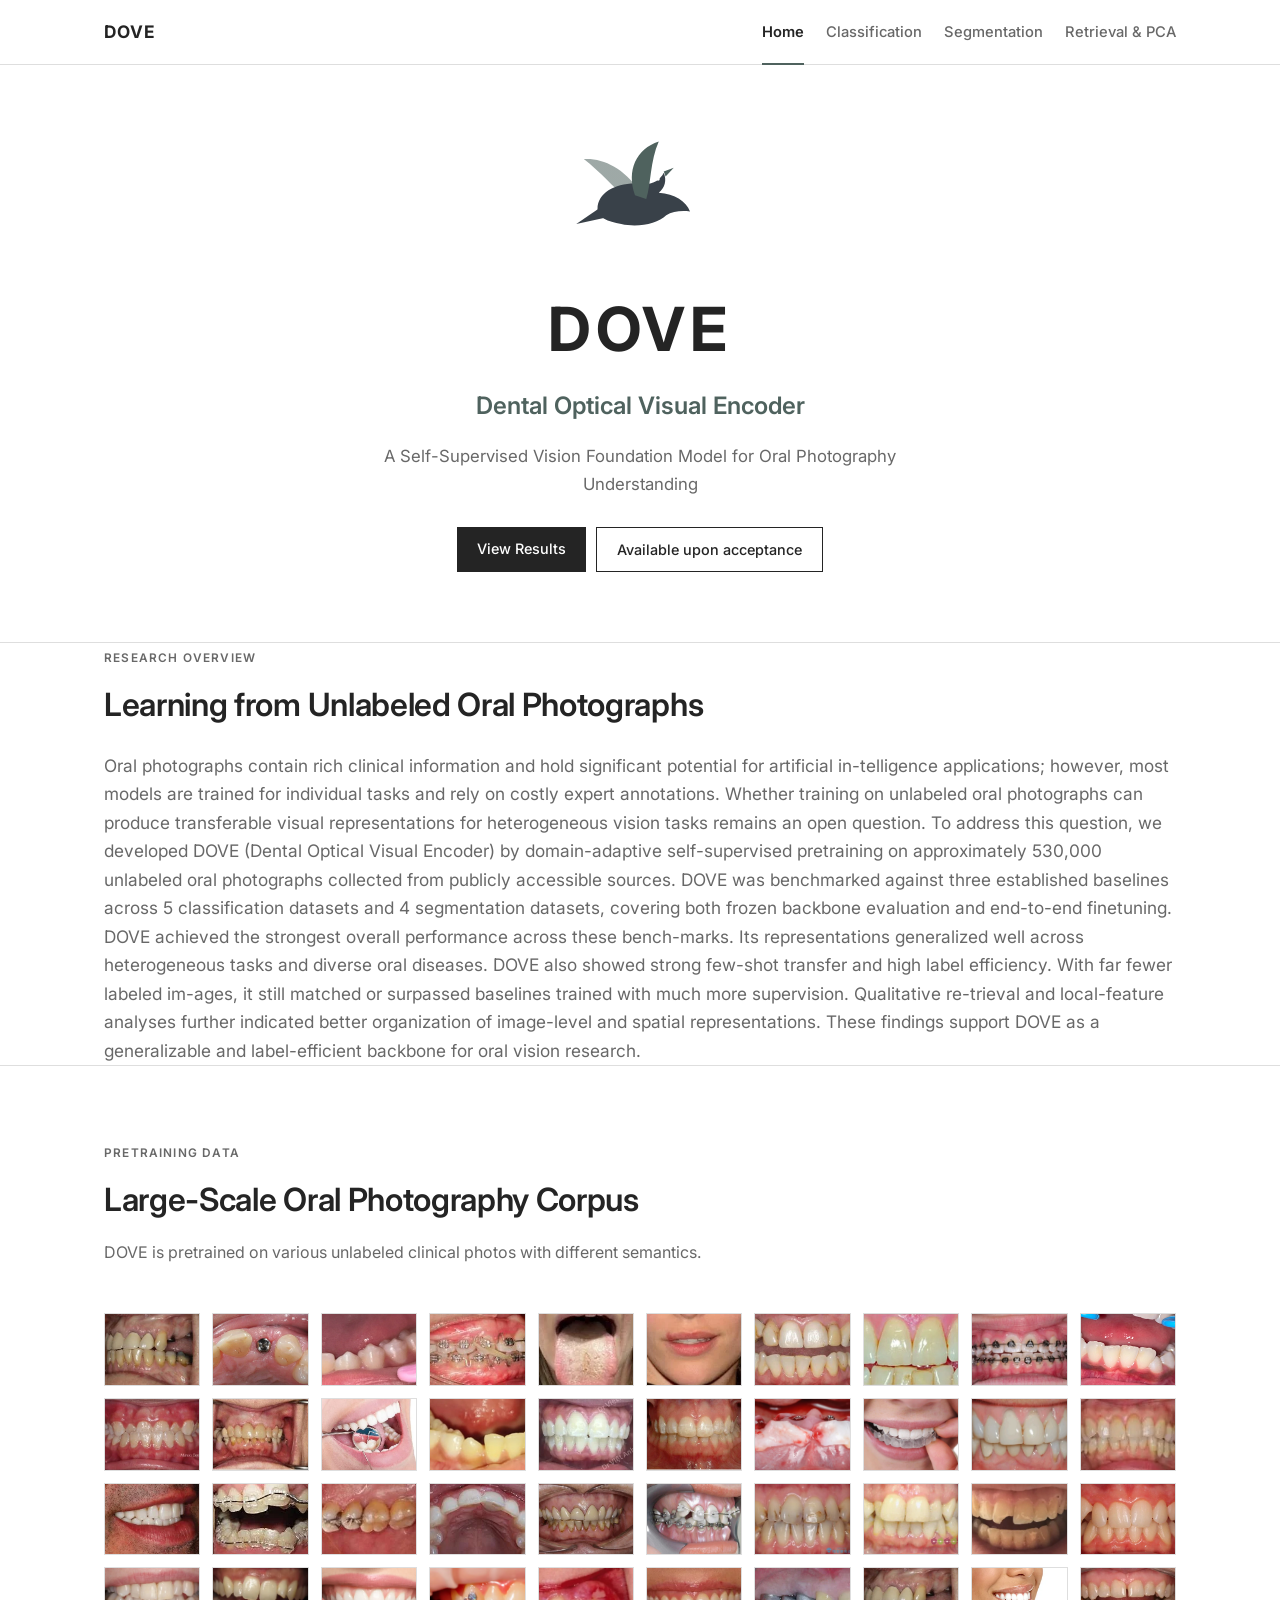
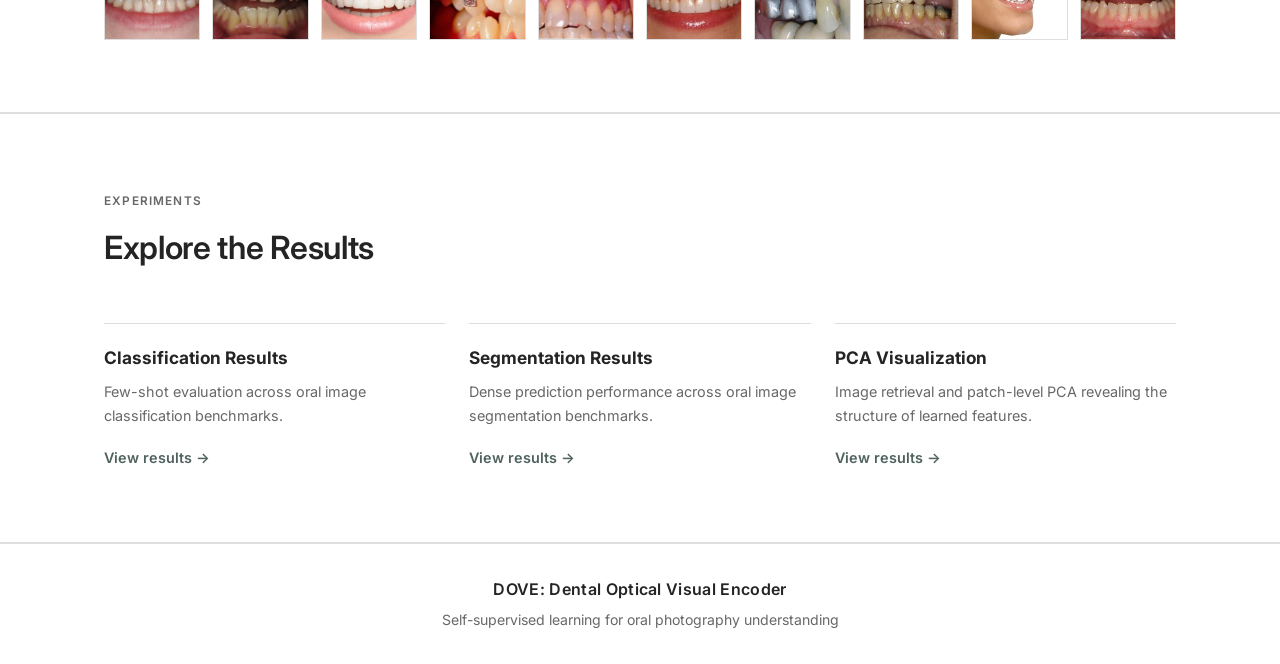
<file: index.html>
<!DOCTYPE html>
<html lang="en">
<head>
  <meta charset="UTF-8" />
  <meta name="viewport" content="width=device-width, initial-scale=1.0" /> <!---adapt mobile --> 
  <meta name="description" content="DOVE: A self-supervised vision foundation model for oral photography understanding." />
  <title>DOVE — Dental Optical Visual Encoder</title>

  <!-- Typography: Inter -->
  <link rel="preconnect" href="https://fonts.googleapis.com" /> <!--connect google fonts,preconnect accelerate-->
  <link href="https://fonts.googleapis.com/css2?family=Inter:wght@300;400;500;600;700;800&display=swap" rel="stylesheet" />

  <link rel="stylesheet" href="style.css" />
</head>
<body>

  <!-- ============================================================
       NAVIGATION BAR (shared across all pages)
       ============================================================ -->
  <header class="navbar">
    <div class="nav-inner container">
      <a href="index.html" class="nav-brand">
        <span class="brand-mark" aria-hidden="true"></span>
        DOVE
      </a>
      <nav class="nav-links" id="navLinks" aria-label="Main navigation"><!--class for CSS;id for js--> 
        <a href="index.html" class="active">Home</a>
        <a href="classification.html">Classification</a>
        <a href="segmentation.html">Segmentation</a>
        <a href="retrieval.html">Retrieval &amp; PCA</a>
        <!-- <a href="prospective.html">Prospective</a> -->
      </nav>
      <button class="nav-toggle" id="navToggle" aria-label="Toggle navigation menu" aria-expanded="false">
        <span></span><span></span><span></span>
      </button>
    </div>
  </header>

  <main>

    <section class="hero" id="hero"> <!--hero section:首页最重要的大区域-->
      <div class="container hero-content">
        <div class="dove-wrap" aria-hidden="true">
          <div class="dove-glow"></div>
          <svg class="dove-svg" viewBox="0 0 240 200" role="img" aria-label="Stylized dove">
            <defs>
              <linearGradient id="doveBody" x1="0" y1="0" x2="1" y2="1">
                <stop offset="0%"  stop-color="#1f3a5f" />
                <stop offset="100%" stop-color="#0f2440" />
              </linearGradient>
              <linearGradient id="doveWing" x1="0" y1="1" x2="0" y2="0">
                <stop offset="0%"  stop-color="#2fa79b" />
                <stop offset="100%" stop-color="#6fd0c5" />
              </linearGradient>
            </defs>

            <!-- Back wing (behind body) -->
            <path class="wing wing-back" fill="url(#doveWing)" opacity="0.55"
              d="M118 98 C 94 62 60 46 30 48 C 56 68 78 94 98 110 Z" />  

            <!-- Tail -->
            <path fill="url(#doveBody)" d="M56 126 L18 152 L64 142 Z" />

            <!-- Body + head -->
            <path fill="url(#doveBody)"
              d="M52 128
                 C 52 100 86 84 122 88
                 C 140 90 152 82 158 70
                 C 163 82 160 94 150 102
                 C 176 104 194 116 200 132
                 C 186 130 172 132 162 138
                 C 148 152 116 158 90 152
                 C 68 148 52 142 52 128 Z" />

            <!-- Beak -->
            <path fill="#2fa79b" d="M158 68 L174 62 L161 76 Z" />

            <!-- Eye -->
            <circle cx="149" cy="80" r="2.6" fill="#ffffff" />

            <!-- Front wing (subtle flap animation) -->
            <path class="wing wing-front" fill="url(#doveWing)"
              d="M112 106 C 98 66 114 32 150 20 C 136 52 138 86 130 112 Z" />
          </svg>
        </div>

        <h1 class="hero-title">DOVE</h1>
        <p class="hero-subtitle">Dental Optical Visual Encoder</p>
        <p class="hero-tagline">
          A Self-Supervised Vision Foundation Model for Oral Photography Understanding
        </p>

        <div class="hero-buttons">
          <a href="classification.html" class="btn btn-primary">View Results</a>
          <a href="#" class="btn btn-outline" data-release-note aria-describedby="model-release-note">Available upon acceptance</a>
        </div>
        <p class="release-note" id="model-release-note" role="status" hidden>
          Model will be released upon acceptance of the paper.
        </p>
      </div>
    </section>

    <section>
      <div class="container narrow reveal">
        <span class="section-eyebrow">Research Overview</span> <!--span：inline element行内元素,包裹一小段元素，用css单独控制-->
        <h2 class="section-title">Learning from Unlabeled Oral Photographs</h2>
        <p class="abstract-text"> <!--后面考虑换成摘要-->
          Oral photographs contain rich clinical information and hold significant potential for artificial in-telligence applications; however, most models are trained for individual tasks and rely on costly expert annotations. Whether training on unlabeled oral photographs can produce transferable visual representations for heterogeneous vision tasks remains an open question. To address this question, we developed DOVE (Dental Optical Visual Encoder) by domain-adaptive self-supervised pretraining on approximately 530,000 unlabeled oral photographs collected from publicly accessible sources. DOVE was benchmarked against three established baselines across 5 classification datasets and 4 segmentation datasets, covering both frozen backbone evaluation and end-to-end finetuning. DOVE achieved the strongest overall performance across these bench-marks. Its representations generalized well across heterogeneous tasks and diverse oral diseases. DOVE also showed strong few-shot transfer and high label efficiency. With far fewer labeled im-ages, it still matched or surpassed baselines trained with much more supervision. Qualitative re-trieval and local-feature analyses further indicated better organization of image-level and spatial representations. These findings support DOVE as a generalizable and label-efficient backbone for oral vision research. 
        </p>
      </div>
    </section>

    <!-- ============================================================
         DATASET SHOWCASE 
         ============================================================ -->
    <section class="section section-gray" id="data">
      <div class="container">
        <div class="section-head reveal">
          <span class="section-eyebrow">Pretraining Data</span>
          <h2 class="section-title">Large-Scale Oral Photography Corpus</h2>
          <p class="section-desc">
            DOVE is pretrained on various unlabeled clinical photos with different semantics.
          </p>
        </div>
        <div class="gallery reveal">
          <figure class="gallery-item">
            <img src="assets/unlabeled_images/844846006489.0_1.webp" alt="Oral Photograph">
            <!--br:break line,换行-->
            <!-- <figcaption>Tooth photographs</figcaption> -->
          </figure>
          <figure class="gallery-item">
            <img src="assets/unlabeled_images/000018531.webp" alt="Oral Photograph">
            <!-- <div class="img-placeholder ph-rose"><span>Gingival<br>Condition</span></div> -->
            <!-- <figcaption>Gingival conditions</figcaption> -->
          </figure>
          <figure class="gallery-item">
            <img src="assets/unlabeled_images/000046342.webp" alt="Oral Photograph">
            <!-- <div class="img-placeholder ph-navy"><span>Mucosal<br>Lesion</span></div>
            <figcaption>Oral mucosal lesions</figcaption> -->
          </figure>
          <figure class="gallery-item">
            <img src="assets/unlabeled_images/1171360003269.0_1.webp" alt="Oral Photograph">
            <!-- <div class="img-placeholder ph-sand"><span>Tongue<br>Surface</span></div> -->
            <!-- <figcaption>Tongue imaging</figcaption> -->
          </figure>
          <figure class="gallery-item">
            <img src="assets/unlabeled_images/1235114006665.0_1.webp" alt="Oral Photograph">
            <!-- <div class="img-placeholder ph-teal"><span>Dental<br>Restoration</span></div> -->
            <!-- <figcaption>Restorative dentistry images</figcaption> -->
          </figure>
          <figure class="gallery-item">
            <img src="assets/unlabeled_images/314447004531.0_1.webp" alt="Oral Photograph">
            <!-- <div class="img-placeholder ph-navy"><span>Full-Arch<br>View</span></div> -->
            <!-- <figcaption>Intraoral full-arch views</figcaption> -->
          </figure>
          <figure class="gallery-item">
            <img src="assets/unlabeled_images/000009449.webp" alt="Oral Photograph">
            <!-- <div class="img-placeholder ph-navy"><span>Full-Arch<br>View</span></div> -->
            <!-- <figcaption>Intraoral full-arch views</figcaption> -->
          </figure>
          <figure class="gallery-item">
            <img src="assets/unlabeled_images/000009689.webp">
          </figure>
          <figure class="gallery-item">
            <img src="assets/unlabeled_images/000009778.webp">
          </figure>
          <figure class="gallery-item">
            <img src="assets/unlabeled_images/000010998.webp">
          </figure>
          <figure class="gallery-item">
            <img src="assets/unlabeled_images/000011679.webp">
          </figure>
          <figure class="gallery-item">
            <img src="assets/unlabeled_images/000011912.webp">
          </figure>
          <figure class="gallery-item">
            <img src="assets/unlabeled_images/000015414.webp">
          </figure>
          <figure class="gallery-item">
            <img src="assets/unlabeled_images/000056409.webp">
          </figure>
          <figure class="gallery-item">
            <img src="assets/unlabeled_images/1010407006888.0_6.webp">
          </figure>
          <figure class="gallery-item">
            <img src="assets/unlabeled_images/1014138009667.0.webp">
          </figure>
          <figure class="gallery-item">
            <img src="assets/unlabeled_images/1017103007990.0_1.webp">
          </figure>
          <figure class="gallery-item">
            <img src="assets/unlabeled_images/1019820003976.0_1.webp">
          </figure>
          <figure class="gallery-item">
            <img src="assets/unlabeled_images/1052806010962.0_1.webp">
          </figure>
          <figure class="gallery-item">
            <img src="assets/unlabeled_images/1072003006086.0_4.webp">
          </figure>
          <figure class="gallery-item">
            <img src="assets/unlabeled_images/11106020857.0.webp">
          </figure>
          <figure class="gallery-item">
            <img src="assets/unlabeled_images/1144799009455.0_2.webp">
          </figure>
          <figure class="gallery-item">
            <img src="assets/unlabeled_images/1157187027155.0_3.webp">
          </figure>
          <figure class="gallery-item">
            <img src="assets/unlabeled_images/1160418011658.0_4.webp">
          </figure>
          <figure class="gallery-item">
            <img src="assets/unlabeled_images/1194161001034.0_1.webp">
          </figure>
          <figure class="gallery-item">
            <img src="assets/unlabeled_images/1194886025568.0_1.webp">
          </figure>
          <figure class="gallery-item">
            <img src="assets/unlabeled_images/1202160006696.0_1.webp">
          </figure>
          <figure class="gallery-item">
            <img src="assets/unlabeled_images/1204168004320.0_1.webp">
          </figure>
          <figure class="gallery-item">
            <img src="assets/unlabeled_images/1215426016368.0_1.webp">
          </figure>
          <figure class="gallery-item">
            <img src="assets/unlabeled_images/1217224015528.0_1.webp">
          </figure>
          <figure class="gallery-item">
            <img src="assets/unlabeled_images/13270013382.0.webp">
          </figure>
          <figure class="gallery-item">
            <img src="assets/unlabeled_images/1329463010652.0_2.webp">
          </figure>
          <figure class="gallery-item">
            <img src="assets/unlabeled_images/1333038022319.0.webp">
          </figure>
          <figure class="gallery-item">
            <img src="assets/unlabeled_images/1343770001165.0.webp">
          </figure>
          <figure class="gallery-item">
            <img src="assets/unlabeled_images/1539526001501.0.webp">
          </figure>
          <figure class="gallery-item">
            <img src="assets/unlabeled_images/16817017808.0.webp">
          </figure>
          <figure class="gallery-item">
            <img src="assets/unlabeled_images/2807739001451.0.webp">
          </figure>
          <figure class="gallery-item">
            <img src="assets/unlabeled_images/844846006489.0_1.webp">
          </figure>
          <figure class="gallery-item">
            <img src="assets/unlabeled_images/909775001094.0.webp">
          </figure>
          <figure class="gallery-item">
            <img src="assets/unlabeled_images/937884003400.0.webp">
          </figure>
        </div>
      </div>
    </section>


    <!-- ============================================================
         NAVIGATION CARDS 
         ============================================================ -->
    <section class="section section-gray" id="results">
      <div class="container">
        <div class="section-head reveal">
          <span class="section-eyebrow">Experiments</span>
          <h2 class="section-title">Explore the Results</h2>
        </div>

        <div class="nav-cards reveal">
          <a href="classification.html" class="nav-card">
            <span class="nav-card-icon" aria-hidden="true">◧</span>
            <h3>Classification Results</h3>
            <p>Few-shot evaluation across oral image classification benchmarks.</p>
            <span class="nav-card-link">View results →</span>
          </a>
          <a href="segmentation.html" class="nav-card">
            <span class="nav-card-icon" aria-hidden="true">▦</span>
            <h3>Segmentation Results</h3>
            <p>Dense prediction performance across oral image segmentation benchmarks.</p>
            <span class="nav-card-link">View results →</span>
          </a>
          <a href="retrieval.html" class="nav-card">
            <span class="nav-card-icon" aria-hidden="true">✳</span>
            <h3>PCA Visualization</h3>
            <p>Image retrieval and patch-level PCA revealing the structure of learned features.</p>
            <span class="nav-card-link">View results →</span>
          </a>
        </div>
      </div>
    </section>

  </main>

  <!-- ============================================================
       FOOTER (shared across all pages)
       ============================================================ -->
  <footer class="footer">
    <div class="container">
      <p class="footer-title">DOVE: Dental Optical Visual Encoder</p>
      <p class="footer-sub">Self-supervised learning for oral photography understanding</p>
    </div>
  </footer>

  <script src="script.js"></script>
</body>
</html>
</file>
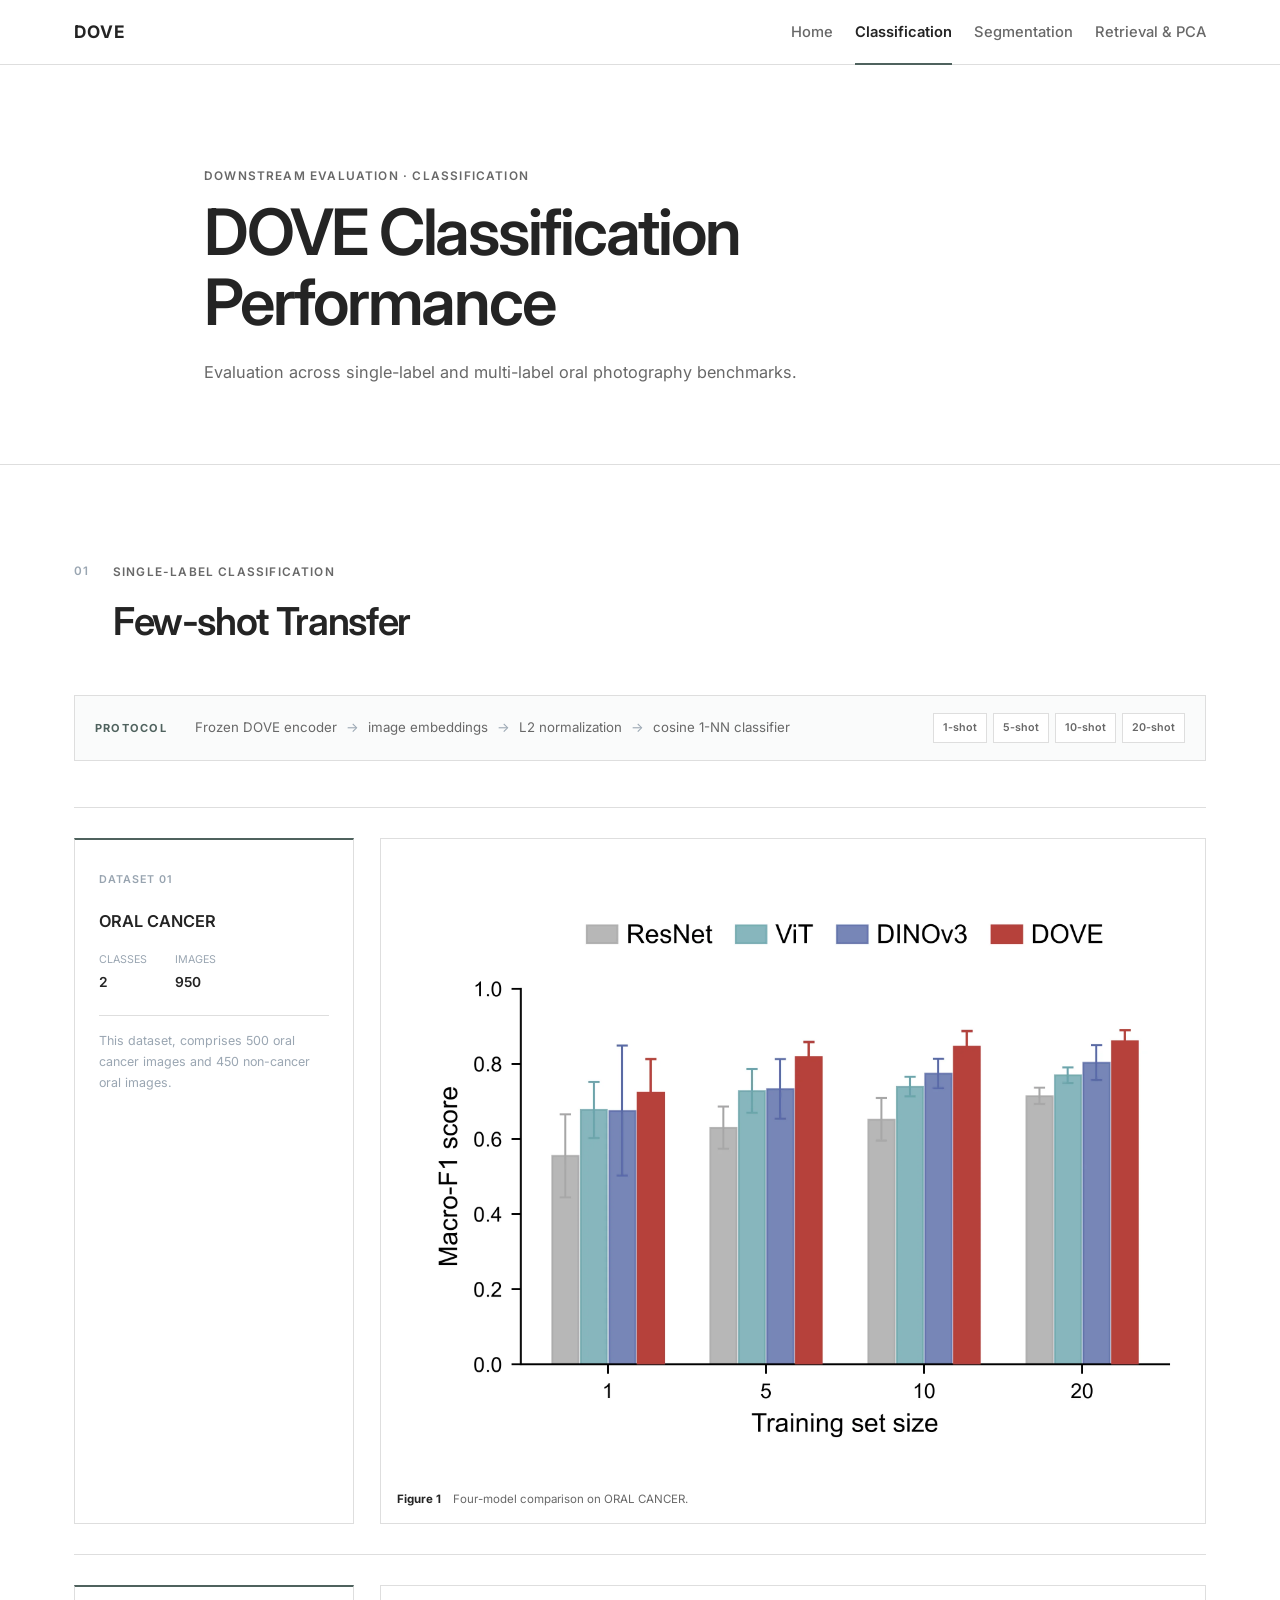
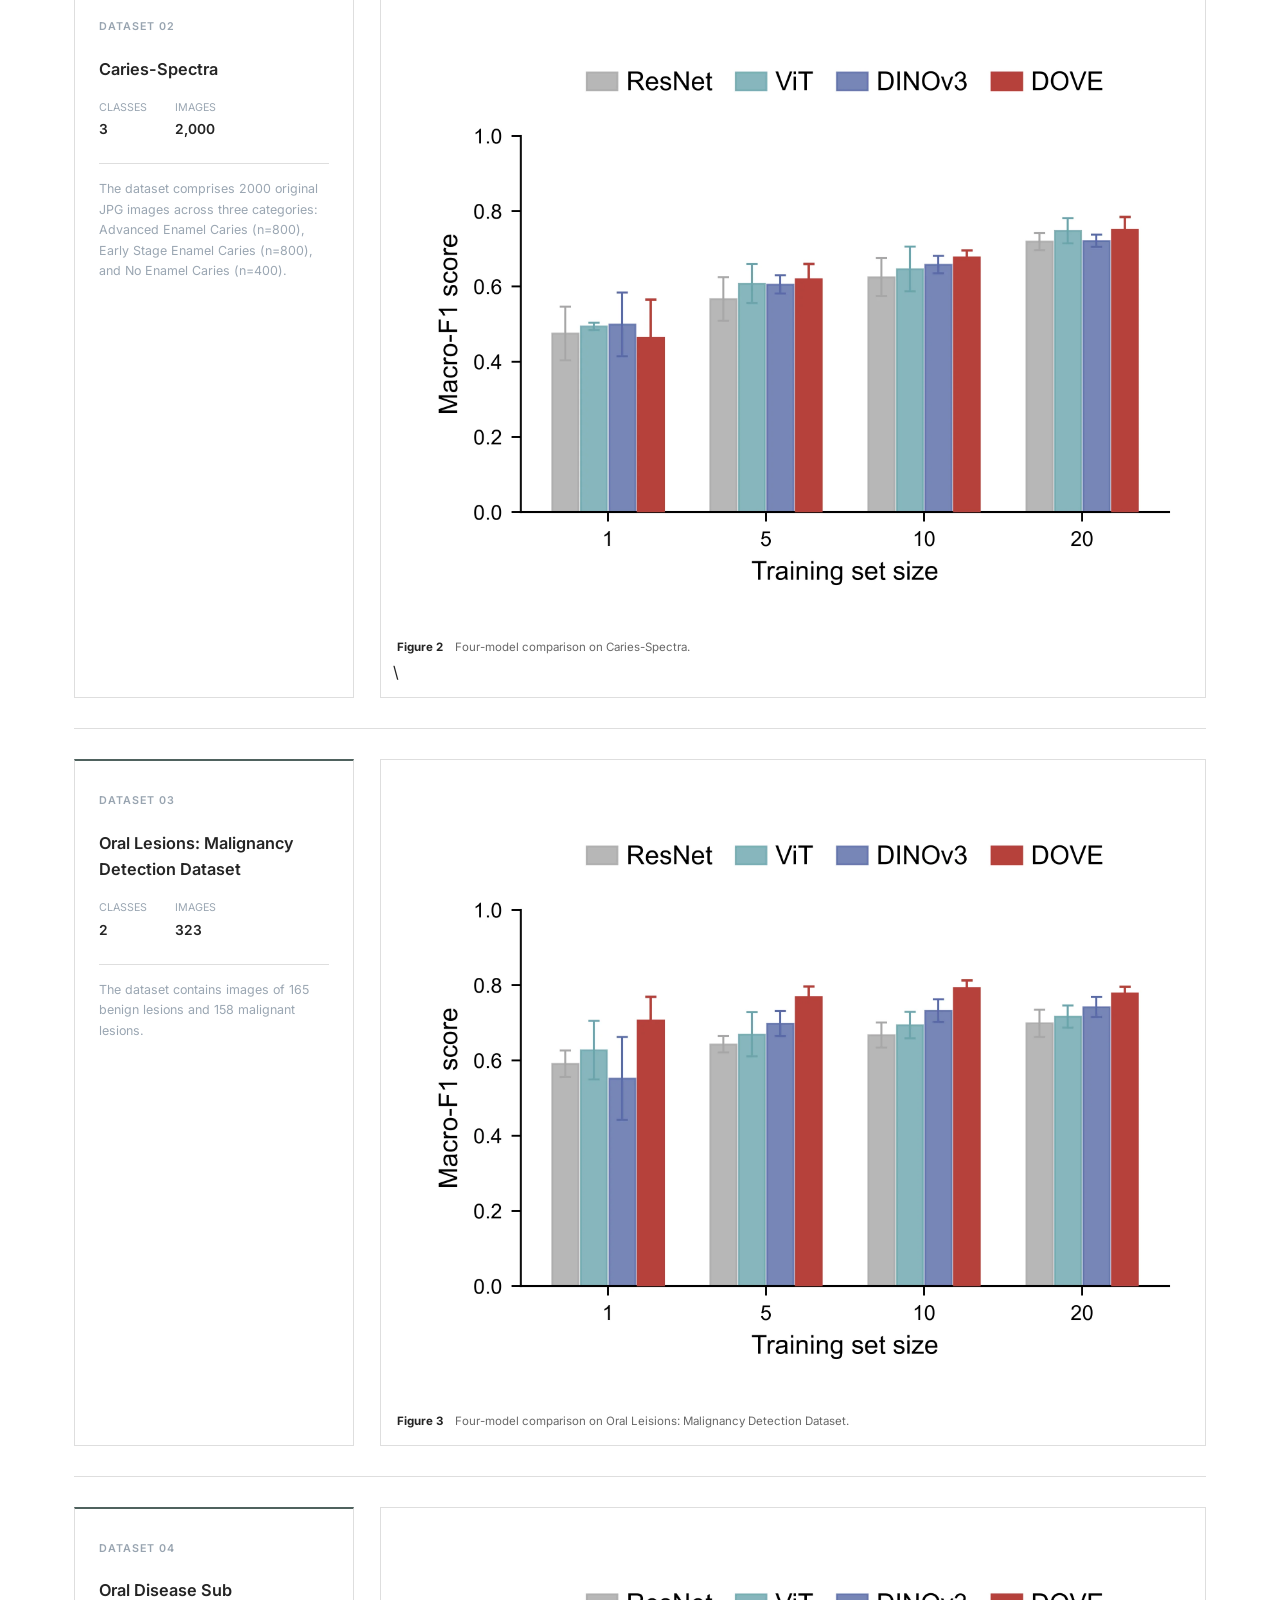
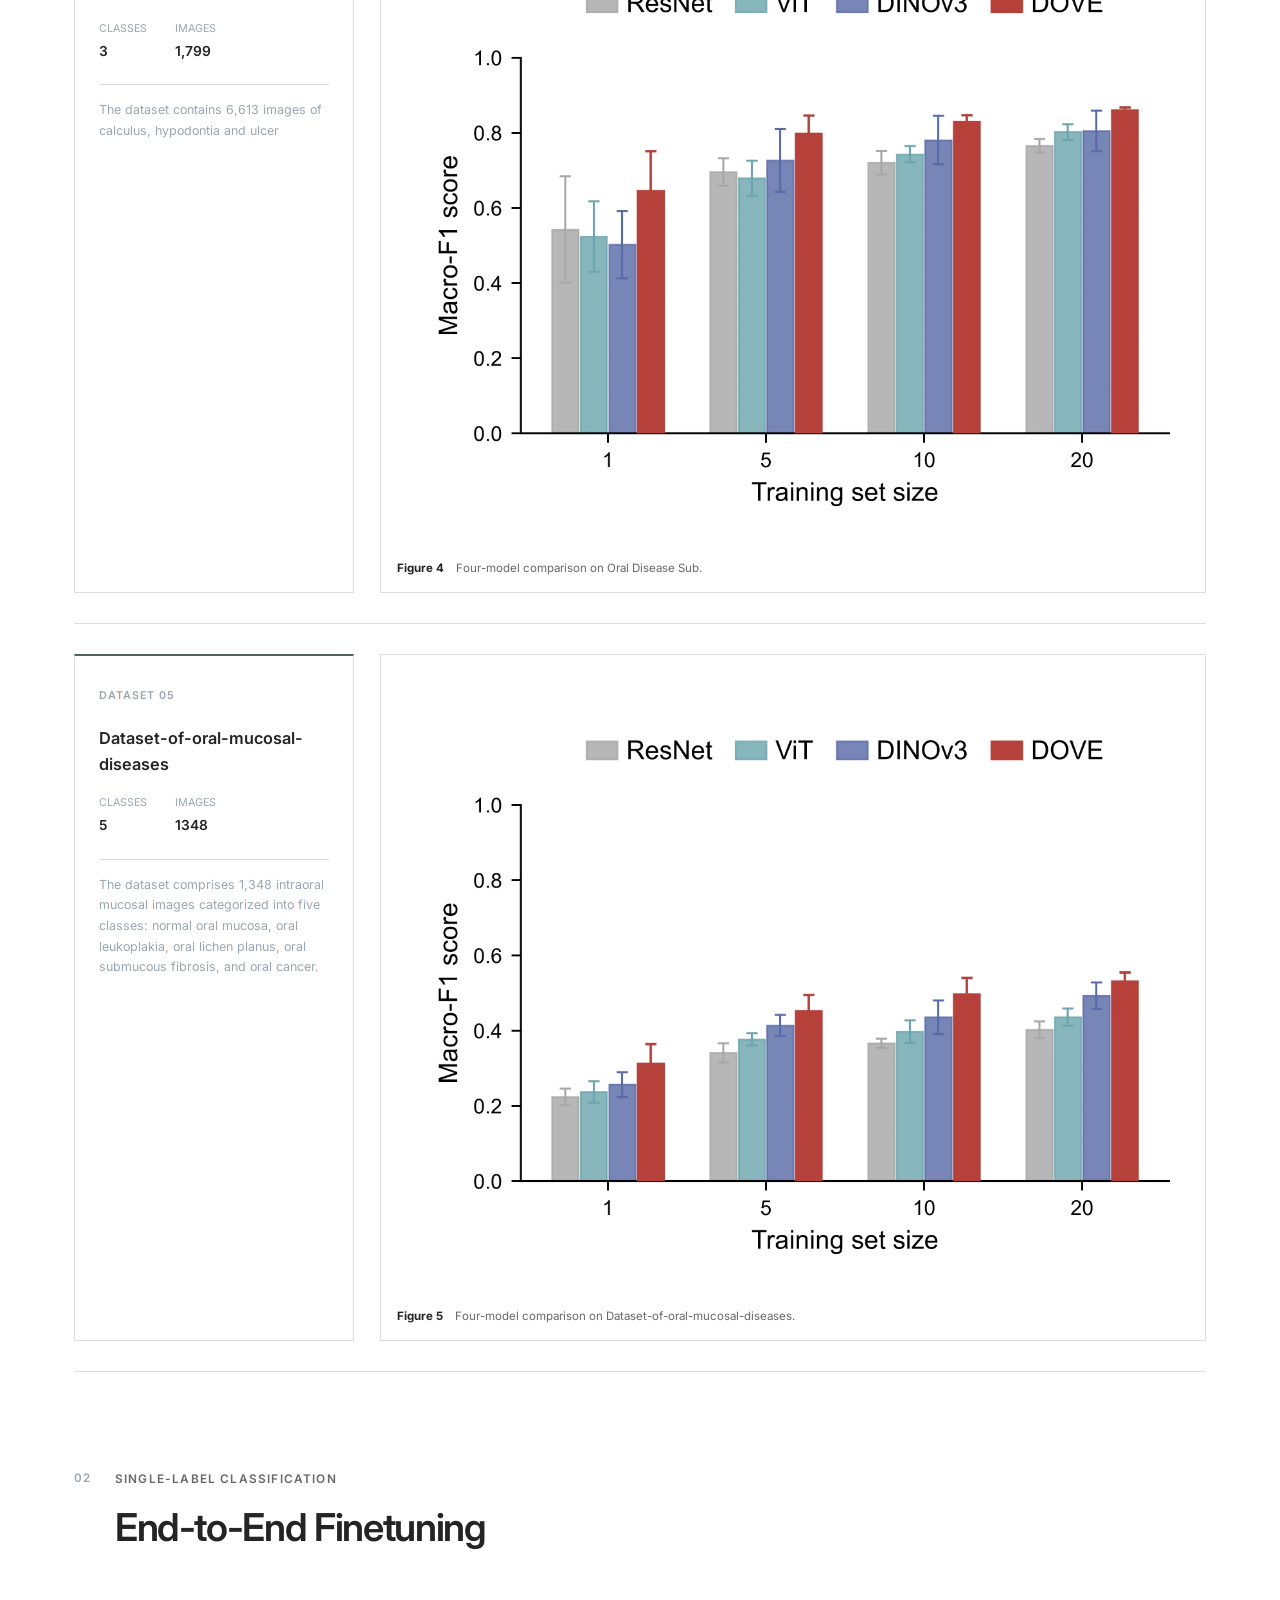
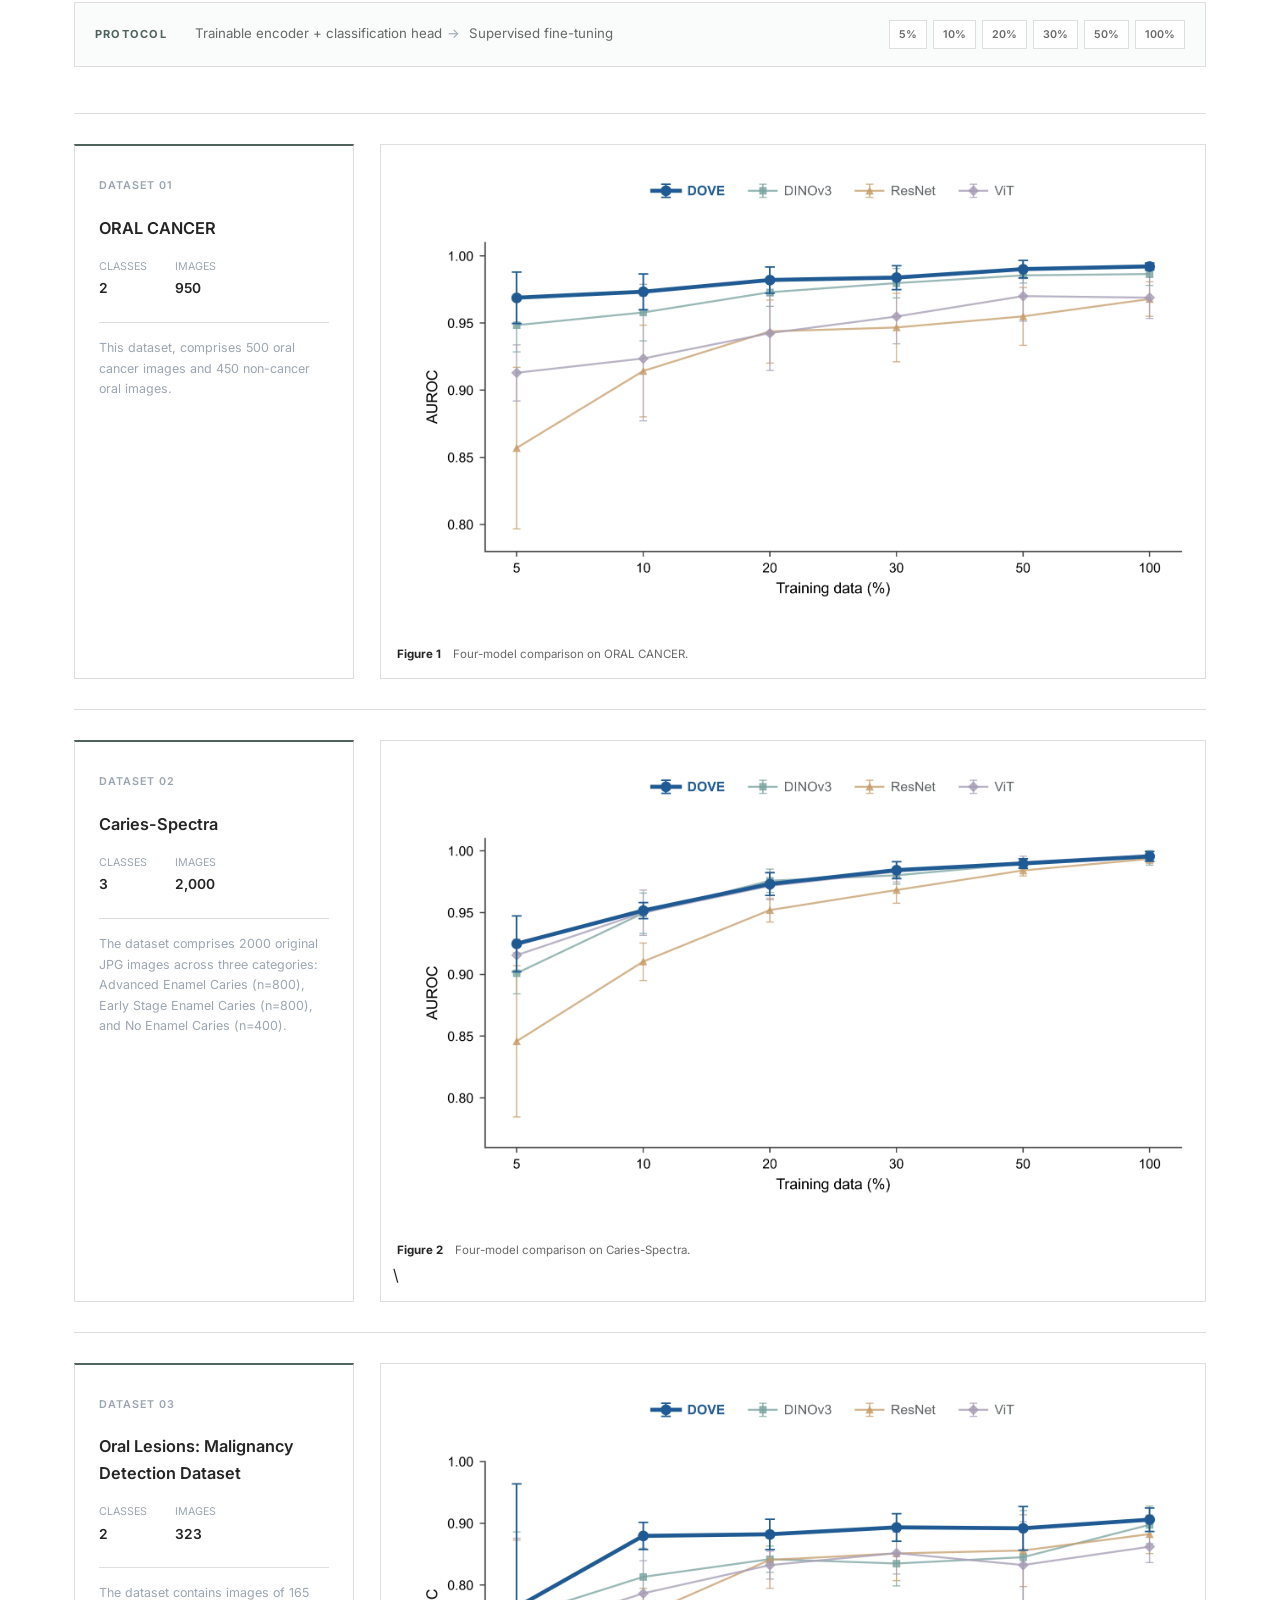
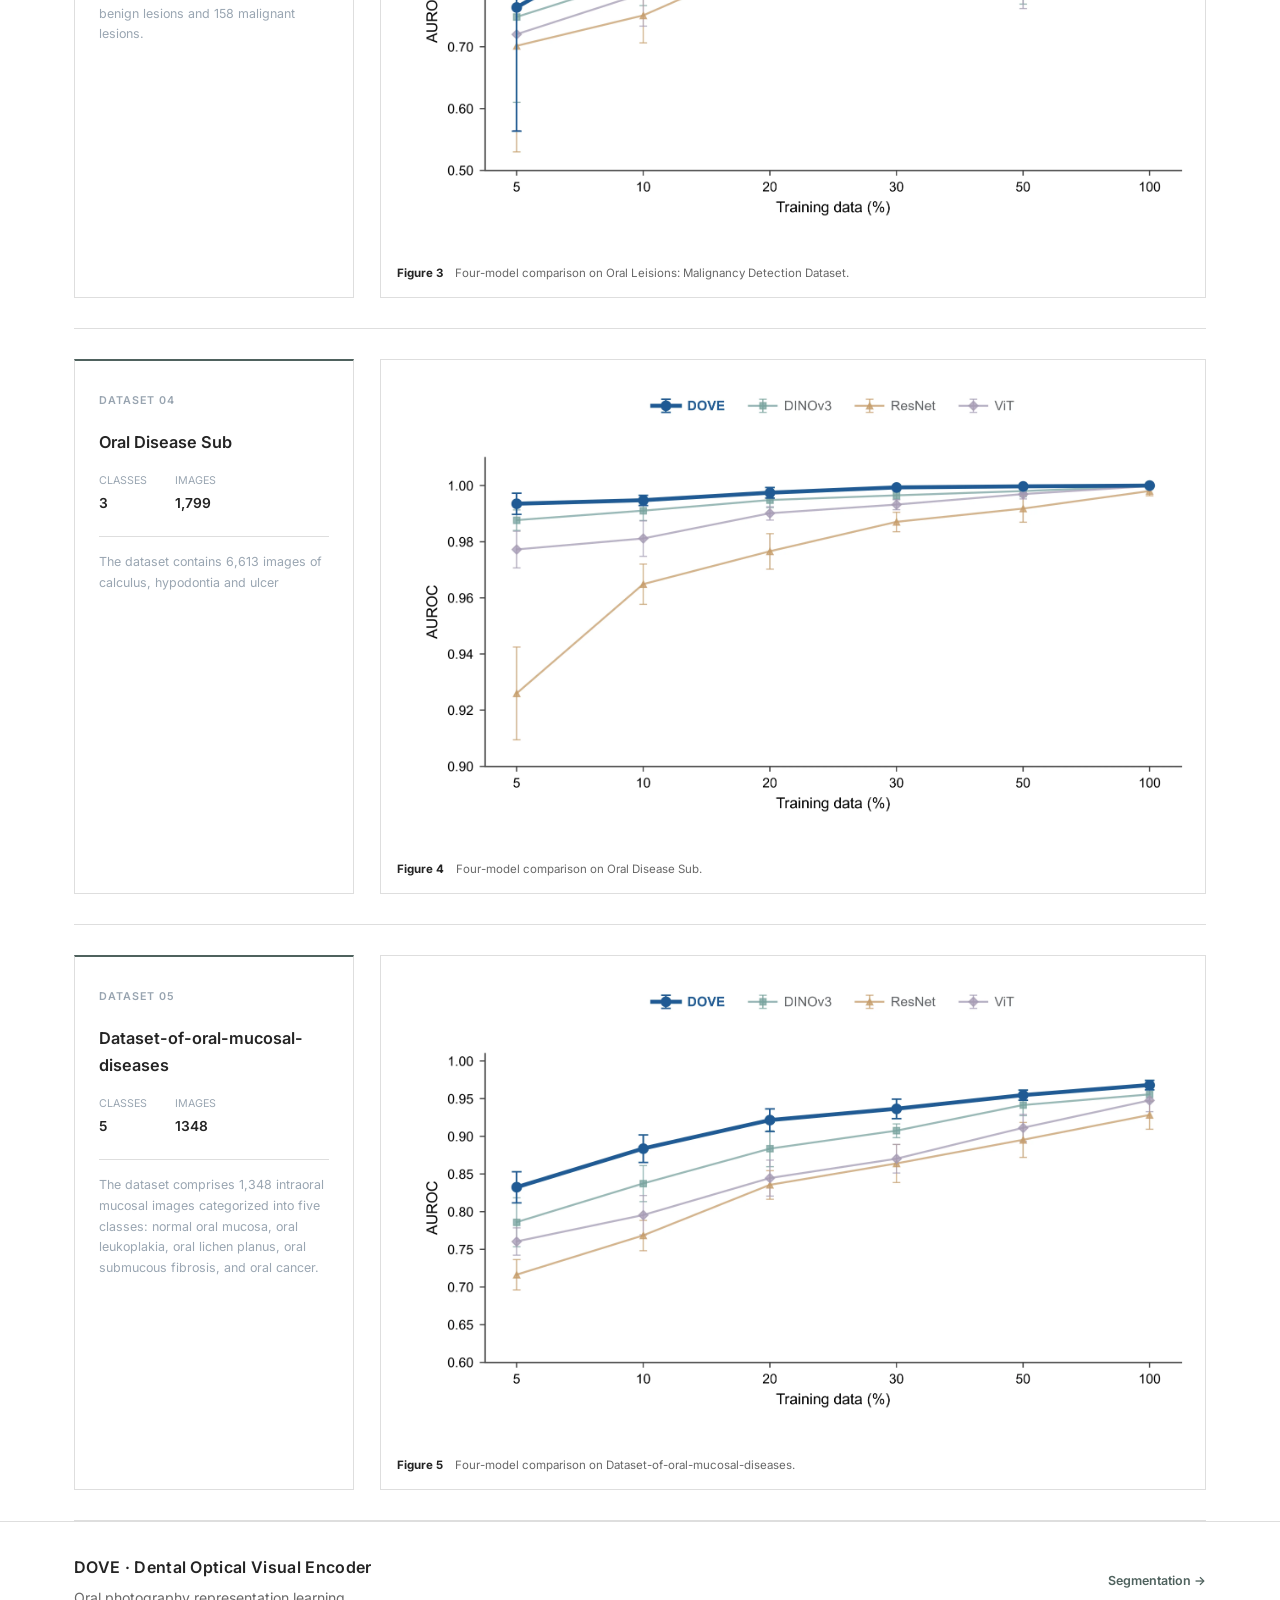
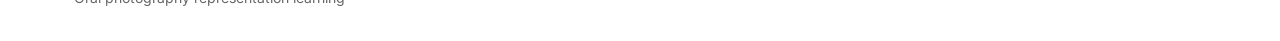
<file: classification.html>
<!DOCTYPE html>
<html lang="en">
<head>
  <meta charset="UTF-8" />
  <meta name="viewport" content="width=device-width, initial-scale=1.0" />
  <meta name="description" content="DOVE classification benchmark results." />
  <title>DOVE Classification Performance</title>
  <link rel="preconnect" href="https://fonts.googleapis.com" />
  <link href="https://fonts.googleapis.com/css2?family=Inter:wght@300;400;500;600;700&display=swap" rel="stylesheet" />
  <link rel="stylesheet" href="style.css" />
</head>
<body class="results-page">
  <header class="navbar">
    <div class="nav-inner container">
      <a href="index.html" class="nav-brand"><span class="brand-mark" aria-hidden="true"></span>DOVE</a>
      <nav class="nav-links" id="navLinks" aria-label="Main navigation">
        <a href="index.html">Home</a>
        <a href="classification.html" class="active">Classification</a>
        <a href="segmentation.html">Segmentation</a>
        <a href="retrieval.html">Retrieval &amp; PCA</a>
      </nav>
      <button class="nav-toggle" id="navToggle" aria-label="Toggle navigation menu" aria-expanded="false"><span></span><span></span><span></span></button>
    </div>
  </header>

  <main>
    <section class="minimal-hero">
      <div class="container narrow-wide">
        <span class="section-eyebrow">Downstream Evaluation · Classification</span>
        <h1>DOVE Classification Performance</h1>
        <p>Evaluation across single-label and multi-label oral photography benchmarks.</p>
      </div>
    </section>

    <section class="result-section" id="single-label">
      <div class="container">
        <header class="result-section-head reveal"><span class="section-no">01</span><div><span class="section-eyebrow">Single-label classification</span><h2>Few-shot Transfer</h2></div></header>
        <div class="protocol-line reveal"><span>Protocol</span><p>Frozen DOVE encoder <i>&rarr;</i> image embeddings <i>&rarr;</i> L2 normalization <i>&rarr;</i> cosine 1-NN classifier</p><div><b>1-shot</b><b>5-shot</b><b>10-shot</b><b>20-shot</b></div></div>

        <div class="dataset-result-list">
          <article class="dataset-result-row reveal">
            <div class="editable-card">
              <span>Dataset 01</span>
              <h3>ORAL CANCER</h3>
              <dl><div><dt>Classes</dt><dd>2</dd></div><div><dt>Images</dt><dd>950</dd></div></dl>
              <p>This dataset, comprises 500 oral cancer images and 450 non-cancer oral images.</p>
            </div>
            <figure class="result-slot">
              <img src="assets/results/single-label-classification/Oral_Cancer_Dataset_knn_macro_f1_grouped_bar.webp" alt="results image">
              <figcaption><b>Figure 1</b> Four-model comparison on ORAL CANCER.</figcaption>
            </figure>
          </article>
          <article class="dataset-result-row reveal">
            <div class="editable-card">
              <span>Dataset 02</span>
              <h3>Caries-Spectra</h3>
              <dl><div><dt>Classes</dt><dd>3</dd></div><div><dt>Images</dt><dd>2,000</dd></div></dl>
              <p>The dataset comprises 2000 original JPG images across three categories: Advanced Enamel Caries (n=800), Early Stage Enamel Caries (n=800), and No Enamel Caries (n=400).</p></div>
            <figure class="result-slot">
              <img src="assets/results/single-label-classification/Caries-Spectra_knn_macro_f1_grouped_bar.webp" alt="results image">
              <figcaption><b>Figure 2</b> Four-model comparison on  Caries-Spectra.</figcaption>\
            </figure>
          </article>
          <article class="dataset-result-row reveal">
            <div class="editable-card">
              <span>Dataset 03</span>
              <h3>Oral Lesions: Malignancy Detection Dataset</h3>
              <dl><div><dt>Classes</dt><dd>2</dd></div><div><dt>Images</dt><dd>323</dd></div></dl>
              <p>The dataset contains images of 165 benign lesions and 158 malignant lesions.</p></div>
            <figure class="result-slot">
              <img src="assets/results/single-label-classification/Malignancy_Detection_Dataset_knn_macro_f1_grouped_bar.webp" alt="results image">
              <figcaption><b>Figure 3</b> Four-model comparison on Oral Leisions: Malignancy Detection Dataset.</figcaption>
            </figure>
          </article>
          <article class="dataset-result-row reveal">
            <div class="editable-card">
              <span>Dataset 04</span>
              <h3>Oral Disease Sub</h3>
              <dl><div><dt>Classes</dt><dd>3</dd></div><div><dt>Images</dt><dd>1,799</dd></div></dl>
              <p>The dataset contains 6,613 images of calculus, hypodontia and ulcer</p></div>
            <figure class="result-slot">
              <img src="assets/results/single-label-classification/Oral_Disease_knn_macro_f1_grouped_bar.webp" alt="results image">
              <figcaption><b>Figure 4</b> Four-model comparison on Oral Disease Sub.</figcaption>
            </figure>
          </article>
          <article class="dataset-result-row reveal">
            <div class="editable-card">
              <span>Dataset 05</span>
              <h3>Dataset-of-oral-mucosal-diseases</h3>
              <dl><div><dt>Classes</dt><dd>5</dd></div><div><dt>Images</dt><dd>1348</dd></div></dl>
              <p>The dataset comprises 1,348 intraoral mucosal images categorized into five classes: normal oral mucosa, oral leukoplakia, oral lichen planus, oral submucous fibrosis, and oral cancer.</p></div>
            <figure class="result-slot">
              <img src="assets/results/single-label-classification/Oral_Mucosal_Diseases_knn_macro_f1_grouped_bar.webp" alt="results image">
              <figcaption><b>Figure 5</b> Four-model comparison on Dataset-of-oral-mucosal-diseases.</figcaption>
            </figure>
          </article>
          <!-- <article class="dataset-result-row reveal">
            <div class="editable-card">
              <span>Dataset 06</span>
              <h3>OralView</h3><dl><div><dt>Classes</dt><dd>9</dd></div><div><dt>Images</dt><dd>4,415</dd></div></dl>
              <p>The dataset comprises nine distinct intraoral photographic views, including frontal occlusal views, mandibular occlusal views, maxillary occlusal views, lateral occlusal views, maxillary anterior views, mandibular anterior views, frontal open-mouth views, facial photographs, and lower facial third photographs.</p></div>
            <figure class="result-slot">
              <img src="assets/results/single-label-classification/whu_hospital_changed_knn_model_comparison.webp" alt="results image">
              <figcaption><b>Figure 6</b> Four-model comparison on OralView.</figcaption>
            </figure>
          </article> -->
        </div>
      </div>
    </section>

    <section>
      <div class="container">
        <header class="result-section-head reveal"><span class="section-no">02</span><div><span class="section-eyebrow">SINGLE-LABEL CLASSIFICAtiON</span><h2>End-to-End Finetuning</h2></div></header>
        <div class="protocol-line reveal"><span>Protocol</span><p>Trainable encoder + classification head<i>&rarr;</i> Supervised fine-tuning</p><div><b>5%</b><b>10%</b><b>20%</b><b>30%</b><b>50%</b><b>100%</b></div></div>
        <div class="dataset-result-list">
          <article class="dataset-result-row reveal">
            <div class="editable-card">
              <span>Dataset 01</span>
              <h3>ORAL CANCER</h3>
              <dl><div><dt>Classes</dt><dd>2</dd></div><div><dt>Images</dt><dd>950</dd></div></dl>
              <p>This dataset, comprises 500 oral cancer images and 450 non-cancer oral images.</p>
            </div>
            <figure class="result-slot">
              <img src="assets/results/single-label-classification/oral_cancer2_finetune_auroc.webp" alt="results image">
              <figcaption><b>Figure 1</b> Four-model comparison on ORAL CANCER.</figcaption>
            </figure>
          </article>
          <article class="dataset-result-row reveal">
            <div class="editable-card">
              <span>Dataset 02</span>
              <h3>Caries-Spectra</h3>
              <dl><div><dt>Classes</dt><dd>3</dd></div><div><dt>Images</dt><dd>2,000</dd></div></dl>
              <p>The dataset comprises 2000 original JPG images across three categories: Advanced Enamel Caries (n=800), Early Stage Enamel Caries (n=800), and No Enamel Caries (n=400).</p></div>
            <figure class="result-slot">
              <img src="assets/results/single-label-classification/caries_spectra_finetune_auroc.webp" alt="results image">
              <figcaption><b>Figure 2</b> Four-model comparison on  Caries-Spectra.</figcaption>\
            </figure>
          </article>
          <article class="dataset-result-row reveal">
            <div class="editable-card">
              <span>Dataset 03</span>
              <h3>Oral Lesions: Malignancy Detection Dataset</h3>
              <dl><div><dt>Classes</dt><dd>2</dd></div><div><dt>Images</dt><dd>323</dd></div></dl>
              <p>The dataset contains images of 165 benign lesions and 158 malignant lesions.</p></div>
            <figure class="result-slot">
              <img src="assets/results/single-label-classification/benign_malignant_finetune_auroc.webp" alt="results image">
              <figcaption><b>Figure 3</b> Four-model comparison on Oral Leisions: Malignancy Detection Dataset.</figcaption>
            </figure>
          </article>
          <article class="dataset-result-row reveal">
            <div class="editable-card">
              <span>Dataset 04</span>
              <h3>Oral Disease Sub</h3>
              <dl><div><dt>Classes</dt><dd>3</dd></div><div><dt>Images</dt><dd>1,799</dd></div></dl>
              <p>The dataset contains 6,613 images of calculus, hypodontia and ulcer</p></div>
            <figure class="result-slot">
              <img src="assets/results/single-label-classification/oral_disease_finetune_auroc.webp" alt="results image">
              <figcaption><b>Figure 4</b> Four-model comparison on Oral Disease Sub.</figcaption>
            </figure>
          </article>
          <article class="dataset-result-row reveal">
            <div class="editable-card">
              <span>Dataset 05</span>
              <h3>Dataset-of-oral-mucosal-diseases</h3>
              <dl><div><dt>Classes</dt><dd>5</dd></div><div><dt>Images</dt><dd>1348</dd></div></dl>
              <p>The dataset comprises 1,348 intraoral mucosal images categorized into five classes: normal oral mucosa, oral leukoplakia, oral lichen planus, oral submucous fibrosis, and oral cancer.</p></div>
            <figure class="result-slot">
              <img src="assets/results/single-label-classification/mouth_data_finetune_auroc.webp" alt="results image">
              <figcaption><b>Figure 5</b> Four-model comparison on Dataset-of-oral-mucosal-diseases.</figcaption>
            </figure>
          </article>
      </div>
    </section>
  </main>

  <footer class="footer"><div class="container minimal-footer"><div><p class="footer-title">DOVE · Dental Optical Visual Encoder</p><p class="footer-sub">Oral photography representation learning</p></div><a href="segmentation.html">Segmentation &rarr;</a></div></footer>
  <script src="script.js"></script>
</body>
</html>
</file>
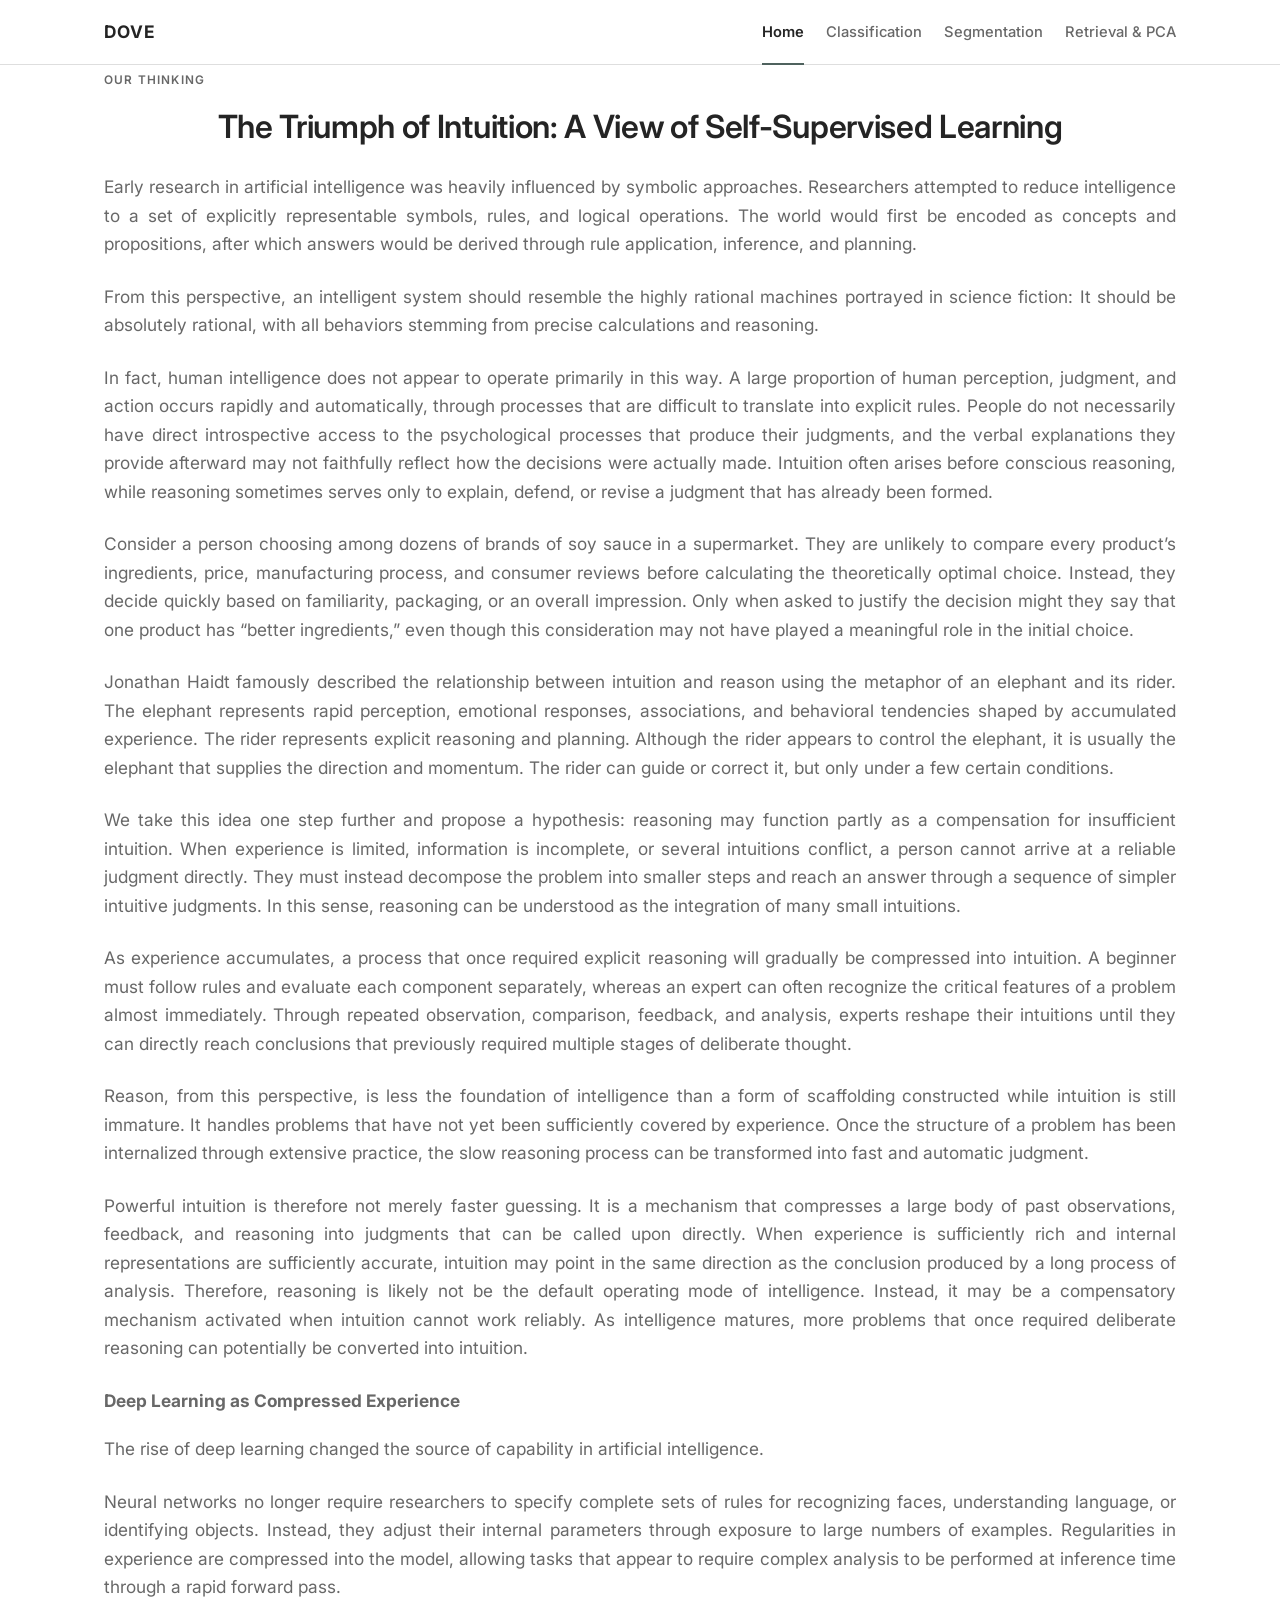
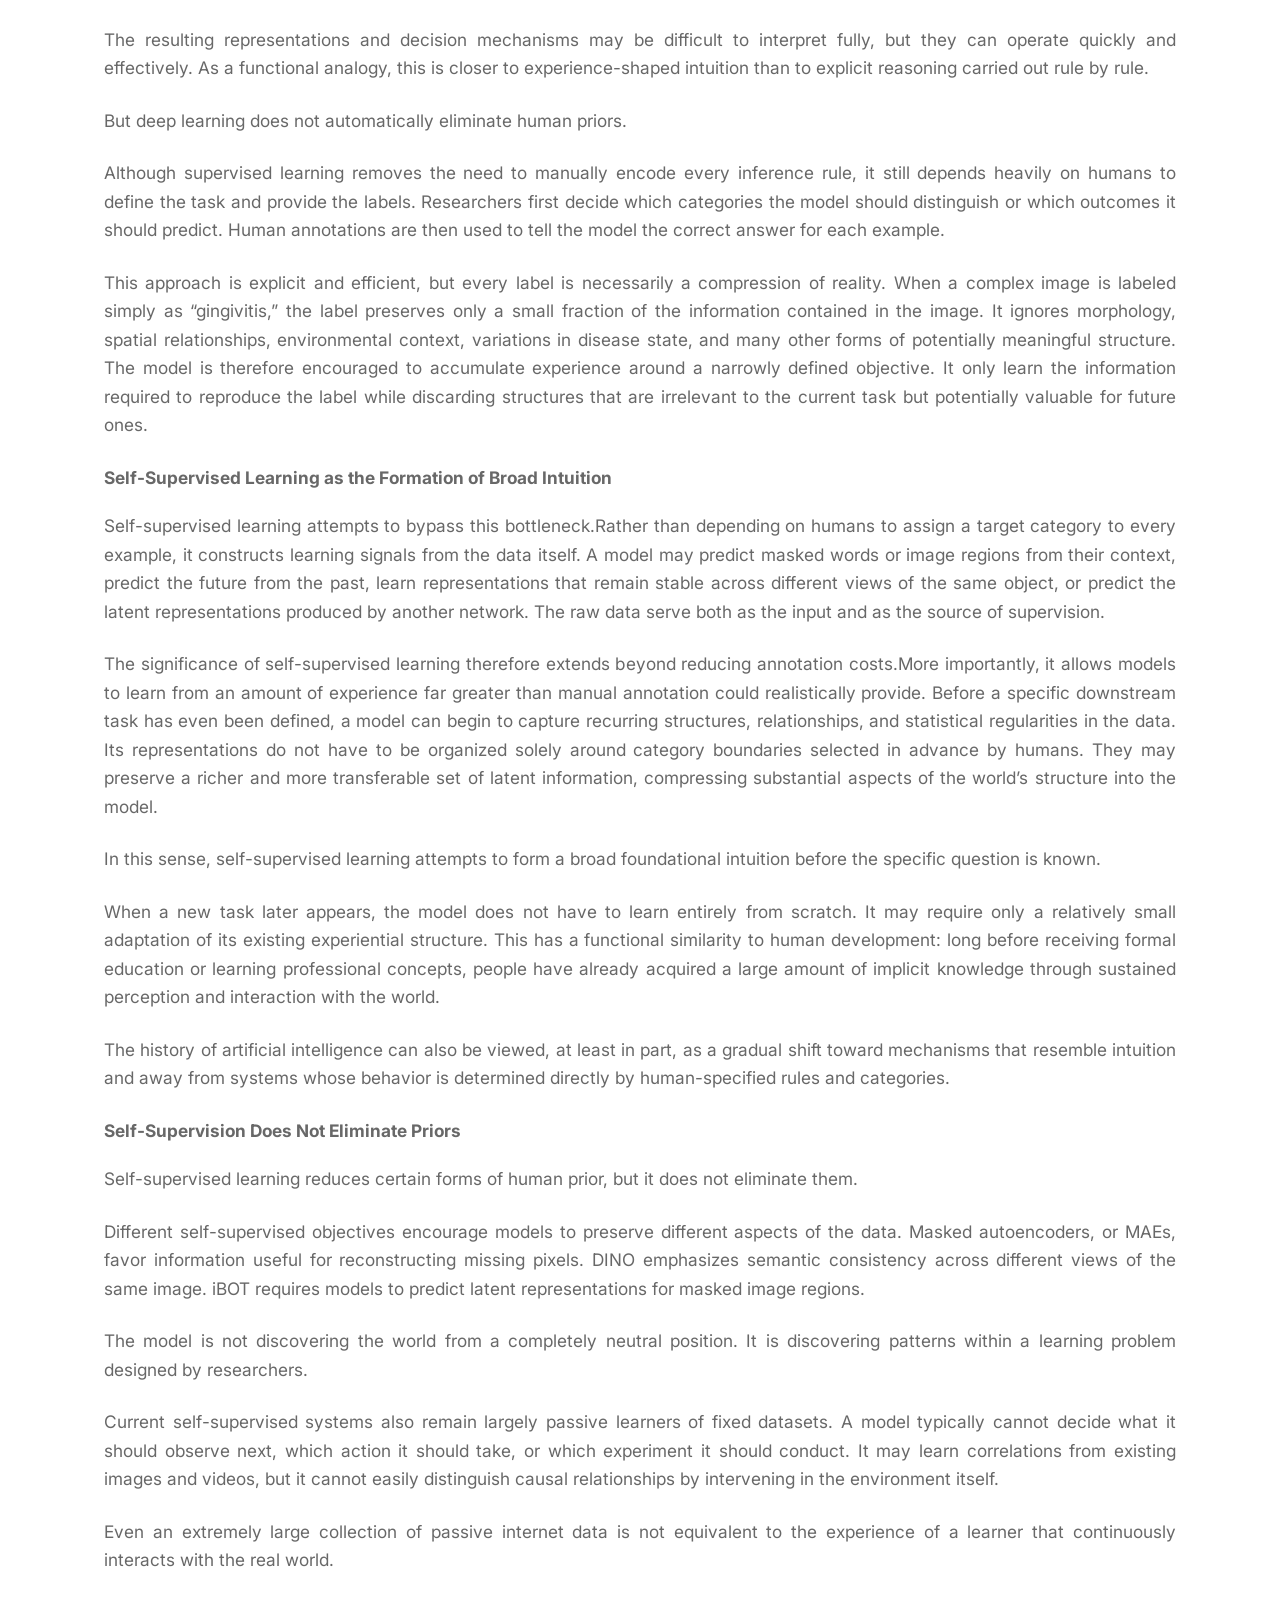
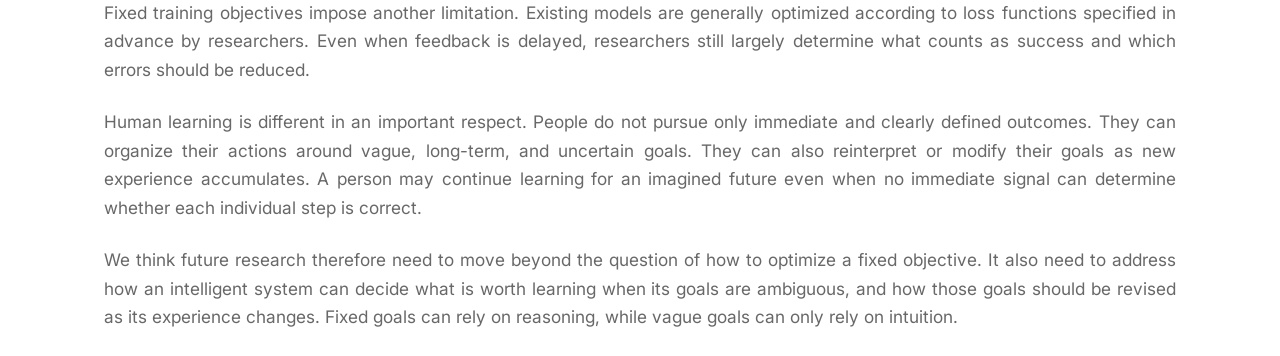
<file: prospective.html>
<!DOCTYPE html>
<html lang="en">
<head>
  <meta charset="UTF-8" />
  <meta name="viewport" content="width=device-width, initial-scale=1.0" /> <!---adapt mobile --> 
  <meta name="description" content="DOVE: A self-supervised vision foundation model for oral photography understanding." />
  <title>DOVE — Dental Optical Visual Encoder</title>

  <!-- Typography: Inter -->
  <link rel="preconnect" href="https://fonts.googleapis.com" /> <!--connect google fonts,preconnect accelerate-->
  <link href="https://fonts.googleapis.com/css2?family=Inter:wght@300;400;500;600;700;800&display=swap" rel="stylesheet" />

  <link rel="stylesheet" href="style.css" />
</head>

<body>

  <!-- ============================================================
       NAVIGATION BAR (shared across all pages)
       ============================================================ -->
  <header class="navbar">
    <div class="nav-inner container">
      <a href="index.html" class="nav-brand">
        <span class="brand-mark" aria-hidden="true"></span>
        DOVE
      </a>
      <nav class="nav-links" id="navLinks" aria-label="Main navigation"><!--class for CSS;id for js--> 
        <a href="index.html" class="active">Home</a>
        <a href="classification.html">Classification</a>
        <a href="segmentation.html">Segmentation</a>
        <a href="retrieval.html">Retrieval &amp; PCA</a>
      </nav>
      <button class="nav-toggle" id="navToggle" aria-label="Toggle navigation menu" aria-expanded="false">
        <span></span><span></span><span></span>
      </button>
    </div>
  </header>

  <main>
    <section>
        <div class="container narrow reveal">
            <span class="section-eyebrow">Our thinking</span> <!--span：inline element行内元素,包裹一小段元素，用css单独控制-->
            <h2 class="section-title" style="text-align: center"> The Triumph of Intuition: A View of Self-Supervised Learning </h2>
            <p class="abstract-text" style="text-align: justify; margin-bottom: 24px;"> <!--后面考虑换成摘要-->
    Early research in artificial intelligence was heavily influenced by symbolic approaches. Researchers attempted to reduce intelligence to a set of explicitly representable symbols, rules, and logical operations. The world would first be encoded as concepts and propositions, after which answers would be derived through rule application, inference, and planning.
            </p>

            <p class="abstract-text" style="text-align: justify; margin-bottom: 24px;">
                 From this perspective, an intelligent system should resemble the highly rational machines portrayed in science fiction: It should be absolutely rational, with all behaviors stemming from precise calculations and reasoning.
            </p>
            <p class="abstract-text" style="text-align: justify; margin-bottom: 24px;">
               In fact, human intelligence does not appear to operate primarily in this way. A large proportion of human perception, judgment, and action occurs rapidly and automatically, through processes that are difficult to translate into explicit rules. People do not necessarily have direct introspective access to the psychological processes that produce their judgments, and the verbal explanations they provide afterward may not faithfully reflect how the decisions were actually made. Intuition often arises before conscious reasoning, while reasoning sometimes serves only to explain, defend, or revise a judgment that has already been formed.
            </p>
             <p class="abstract-text" style="text-align: justify; margin-bottom: 24px;">
               Consider a person choosing among dozens of brands of soy sauce in a supermarket. They are unlikely to compare every product’s ingredients, price, manufacturing process, and consumer reviews before calculating the theoretically optimal choice. Instead, they decide quickly based on familiarity, packaging, or an overall impression. Only when asked to justify the decision might they say that one product has “better ingredients,” even though this consideration may not have played a meaningful role in the initial choice.
            </p>
             <p class="abstract-text" style="text-align: justify; margin-bottom: 24px;">
              Jonathan Haidt famously described the relationship between intuition and reason using the metaphor of an elephant and its rider. The elephant represents rapid perception, emotional responses, associations, and behavioral tendencies shaped by accumulated experience. The rider represents explicit reasoning and planning. Although the rider appears to control the elephant, it is usually the elephant that supplies the direction and momentum. The rider can guide or correct it, but only under a few certain conditions.
            </p>
            <p class="abstract-text" style="text-align: justify; margin-bottom: 24px;">
              We take this idea one step further and propose a hypothesis: reasoning may function partly as a compensation for insufficient intuition. When experience is limited, information is incomplete, or several intuitions conflict, a person cannot arrive at a reliable judgment directly. They must instead decompose the problem into smaller steps and reach an answer through a sequence of simpler intuitive judgments. In this sense, reasoning can be understood as the integration of many small intuitions.
            </p>
             <p class="abstract-text" style="text-align: justify; margin-bottom: 24px;">
              As experience accumulates, a process that once required explicit reasoning will gradually be compressed into intuition. A beginner must follow rules and evaluate each component separately, whereas an expert can often recognize the critical features of a problem almost immediately. Through repeated observation, comparison, feedback, and analysis, experts reshape their intuitions until they can directly reach conclusions that previously required multiple stages of deliberate thought.
            </p>
            <p class="abstract-text" style="text-align: justify; margin-bottom: 24px;">
             Reason, from this perspective, is less the foundation of intelligence than a form of scaffolding constructed while intuition is still immature. It handles problems that have not yet been sufficiently covered by experience. Once the structure of a problem has been internalized through extensive practice, the slow reasoning process can be transformed into fast and automatic judgment.
            </p>
            <p class="abstract-text" style="text-align: justify; margin-bottom: 24px;">
           Powerful intuition is therefore not merely faster guessing. It is a mechanism that compresses a large body of past observations, feedback, and reasoning into judgments that can be called upon directly. When experience is sufficiently rich and internal representations are sufficiently accurate, intuition may point in the same direction as the conclusion produced by a long process of analysis.
Therefore, reasoning is likely not be the default operating mode of intelligence. Instead, it may be a compensatory mechanism activated when intuition cannot work reliably. As intelligence matures, more problems that once required deliberate reasoning can potentially be converted into intuition.
            </p>
            <p class="abstract-text"><b>Deep Learning as Compressed Experience</b></p>
            <p class="abstract-text" style="margin-bottom: 24px;">The rise of deep learning changed the source of capability in artificial intelligence.</p>
            <p class="abstract-text" style="text-align: justify;margin-bottom: 24px;">
                Neural networks no longer require researchers to specify complete sets of rules for recognizing faces, understanding language, or identifying objects. Instead, they adjust their internal parameters through exposure to large numbers of examples. Regularities in experience are compressed into the model, allowing tasks that appear to require complex analysis to be performed at inference time through a rapid forward pass.
            </p>
            <p class="abstract-text" style="text-align: justify;margin-bottom: 24px;">
                The resulting representations and decision mechanisms may be difficult to interpret fully, but they can operate quickly and effectively. As a functional analogy, this is closer to experience-shaped intuition than to explicit reasoning carried out rule by rule.
            </p>
            <p class="abstract-text" style="text-align: justify;margin-bottom: 24px;">
                But deep learning does not automatically eliminate human priors.
            </p>
            <p class="abstract-text" style="text-align: justify;margin-bottom: 24px;">
               Although supervised learning removes the need to manually encode every inference rule, it still depends heavily on humans to define the task and provide the labels. Researchers first decide which categories the model should distinguish or which outcomes it should predict. Human annotations are then used to tell the model the correct answer for each example.
            </p>
            <p class="abstract-text" style="text-align: justify;margin-bottom: 24px;">
                This approach is explicit and efficient, but every label is necessarily a compression of reality.
When a complex image is labeled simply as “gingivitis,” the label preserves only a small fraction of the information contained in the image. It ignores morphology, spatial relationships, environmental context, variations in disease state, and many other forms of potentially meaningful structure. The model is therefore encouraged to accumulate experience around a narrowly defined objective. It only learn the information required to reproduce the label while discarding structures that are irrelevant to the current task but potentially valuable for future ones.
            </p>
            <p class="abstract-text"><b>Self-Supervised Learning as the Formation of Broad Intuition</b></p>
            <p class="abstract-text" style="text-align: justify;margin-bottom: 24px;">
                Self-supervised learning attempts to bypass this bottleneck.Rather than depending on humans to assign a target category to every example, it constructs learning signals from the data itself. A model may predict masked words or image regions from their context, predict the future from the past, learn representations that remain stable across different views of the same object, or predict the latent representations produced by another network. The raw data serve both as the input and as the source of supervision.
            </p>
            <p class="abstract-text" style="text-align: justify;margin-bottom: 24px;">
               The significance of self-supervised learning therefore extends beyond reducing annotation costs.More importantly, it allows models to learn from an amount of experience far greater than manual annotation could realistically provide. Before a specific downstream task has even been defined, a model can begin to capture recurring structures, relationships, and statistical regularities in the data. Its representations do not have to be organized solely around category boundaries selected in advance by humans. They may preserve a richer and more transferable set of latent information, compressing substantial aspects of the world’s structure into the model.
            </p>
            <p class="abstract-text" style="text-align: justify;margin-bottom: 24px;">
              In this sense, self-supervised learning attempts to form a broad foundational intuition before the specific question is known.
            </p>
            <p class="abstract-text" style="text-align: justify;margin-bottom: 24px;">
              When a new task later appears, the model does not have to learn entirely from scratch. It may require only a relatively small adaptation of its existing experiential structure. This has a functional similarity to human development: long before receiving formal education or learning professional concepts, people have already acquired a large amount of implicit knowledge through sustained perception and interaction with the world.
            </p>
            <p class="abstract-text" style="text-align: justify;margin-bottom: 24px;">
              The history of artificial intelligence can also be viewed, at least in part, as a gradual shift toward mechanisms that resemble intuition and away from systems whose behavior is determined directly by human-specified rules and categories.
            </p>
            <p class="abstract-text"><b>Self-Supervision Does Not Eliminate Priors</b></p>
            <p class="abstract-text" style="text-align: justify;margin-bottom: 24px;">
              Self-supervised learning reduces certain forms of human prior, but it does not eliminate them.
            </p>
            <p class="abstract-text" style="text-align: justify;margin-bottom: 24px;">
              Different self-supervised objectives encourage models to preserve different aspects of the data. Masked autoencoders, or MAEs, favor information useful for reconstructing missing pixels. DINO emphasizes semantic consistency across different views of the same image. iBOT requires models to predict latent representations for masked image regions.
            </p>
            <p class="abstract-text" style="text-align: justify;margin-bottom: 24px;">
              The model is not discovering the world from a completely neutral position. It is discovering patterns within a learning problem designed by researchers.
            </p>
            <p class="abstract-text" style="text-align: justify;margin-bottom: 24px;">
              Current self-supervised systems also remain largely passive learners of fixed datasets. A model typically cannot decide what it should observe next, which action it should take, or which experiment it should conduct. It may learn correlations from existing images and videos, but it cannot easily distinguish causal relationships by intervening in the environment itself.
            </p>
            <p class="abstract-text" style="text-align: justify;margin-bottom: 24px;">
              Even an extremely large collection of passive internet data is not equivalent to the experience of a learner that continuously interacts with the real world.
            </p>
            <p class="abstract-text" style="text-align: justify;margin-bottom: 24px;">
              Fixed training objectives impose another limitation. Existing models are generally optimized according to loss functions specified in advance by researchers. Even when feedback is delayed, researchers still largely determine what counts as success and which errors should be reduced.
            </p>
            <p class="abstract-text" style="text-align: justify;margin-bottom: 24px;">
              Human learning is different in an important respect. People do not pursue only immediate and clearly defined outcomes. They can organize their actions around vague, long-term, and uncertain goals. They can also reinterpret or modify their goals as new experience accumulates. A person may continue learning for an imagined future even when no immediate signal can determine whether each individual step is correct.
            </p>
            <p class="abstract-text" style="text-align: justify;margin-bottom: 24px;">
              We think future research therefore need to move beyond the question of how to optimize a fixed objective. It also need to address how an intelligent system can decide what is worth learning when its goals are ambiguous, and how those goals should be revised as its experience changes. Fixed goals can rely on reasoning, while vague goals can only rely on intuition.
            </p>
        </div>
    </section>
  </main>
</body>
</html>
</file>
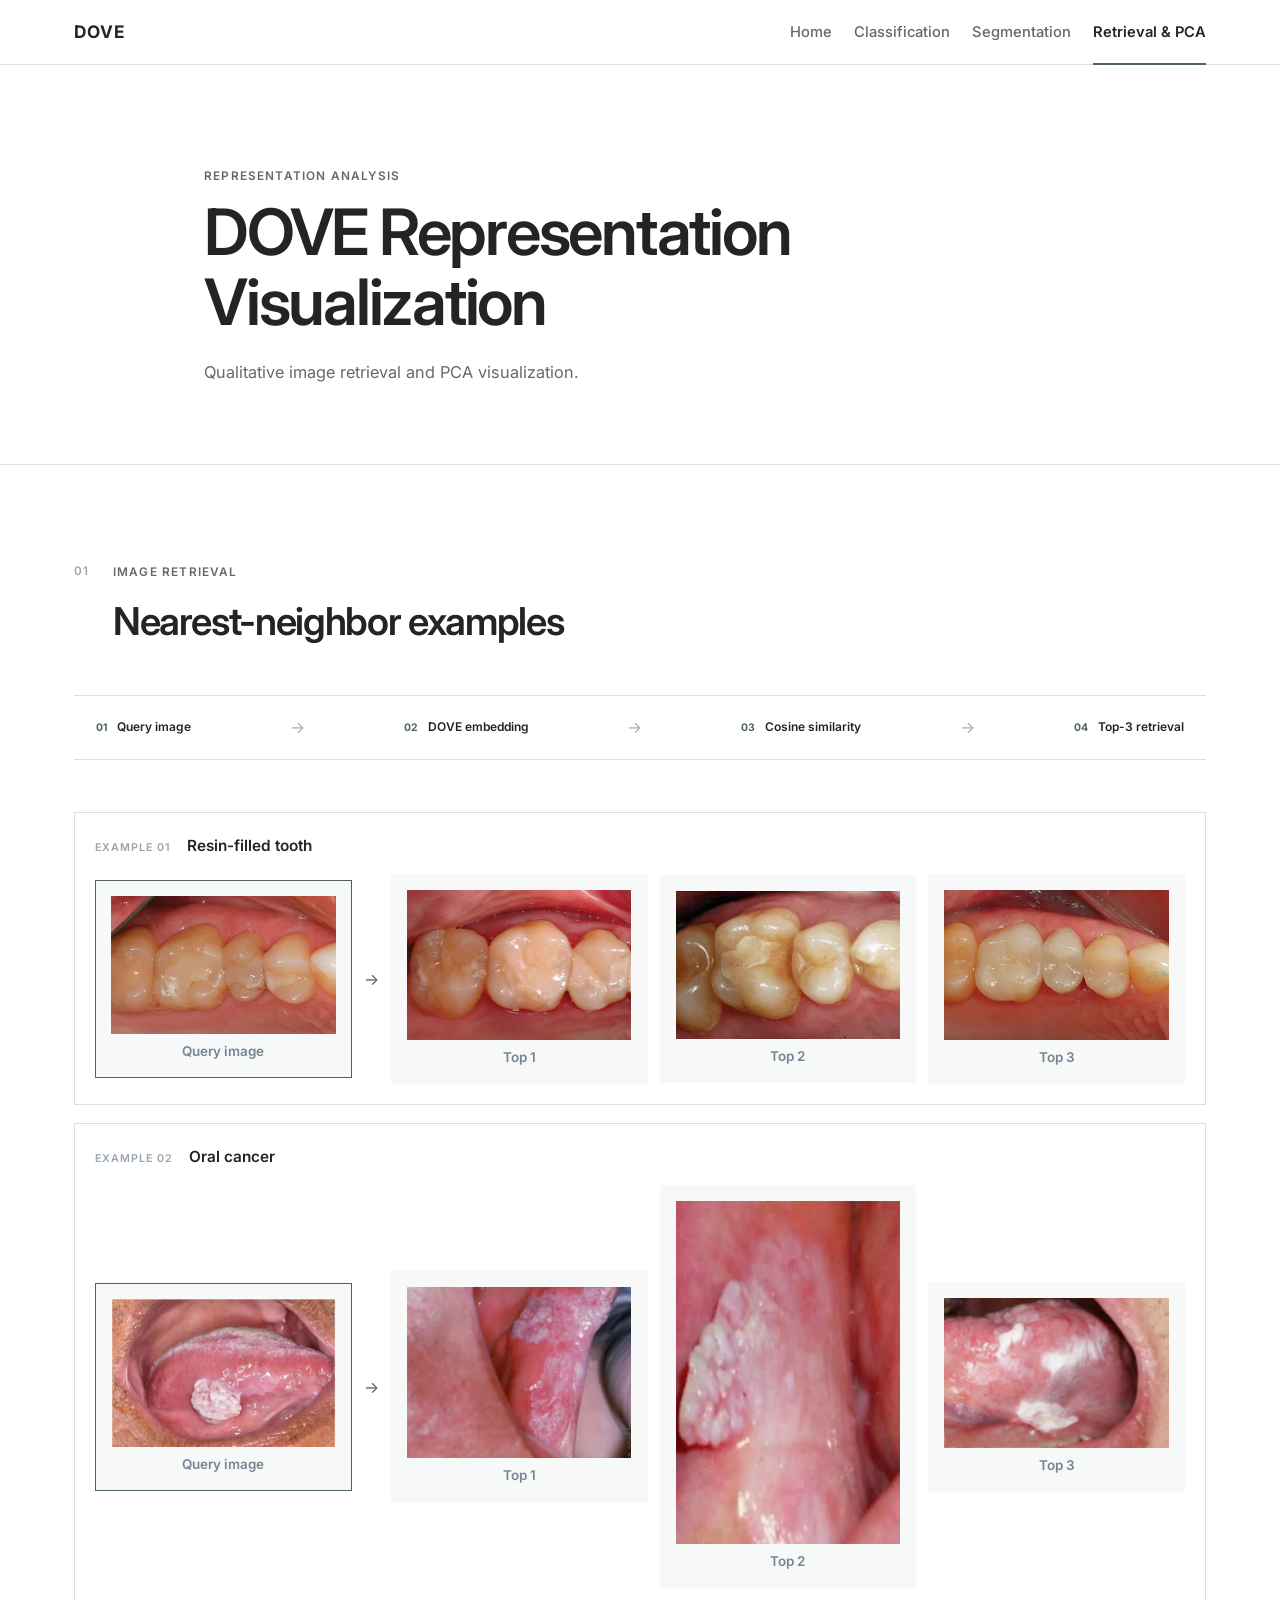
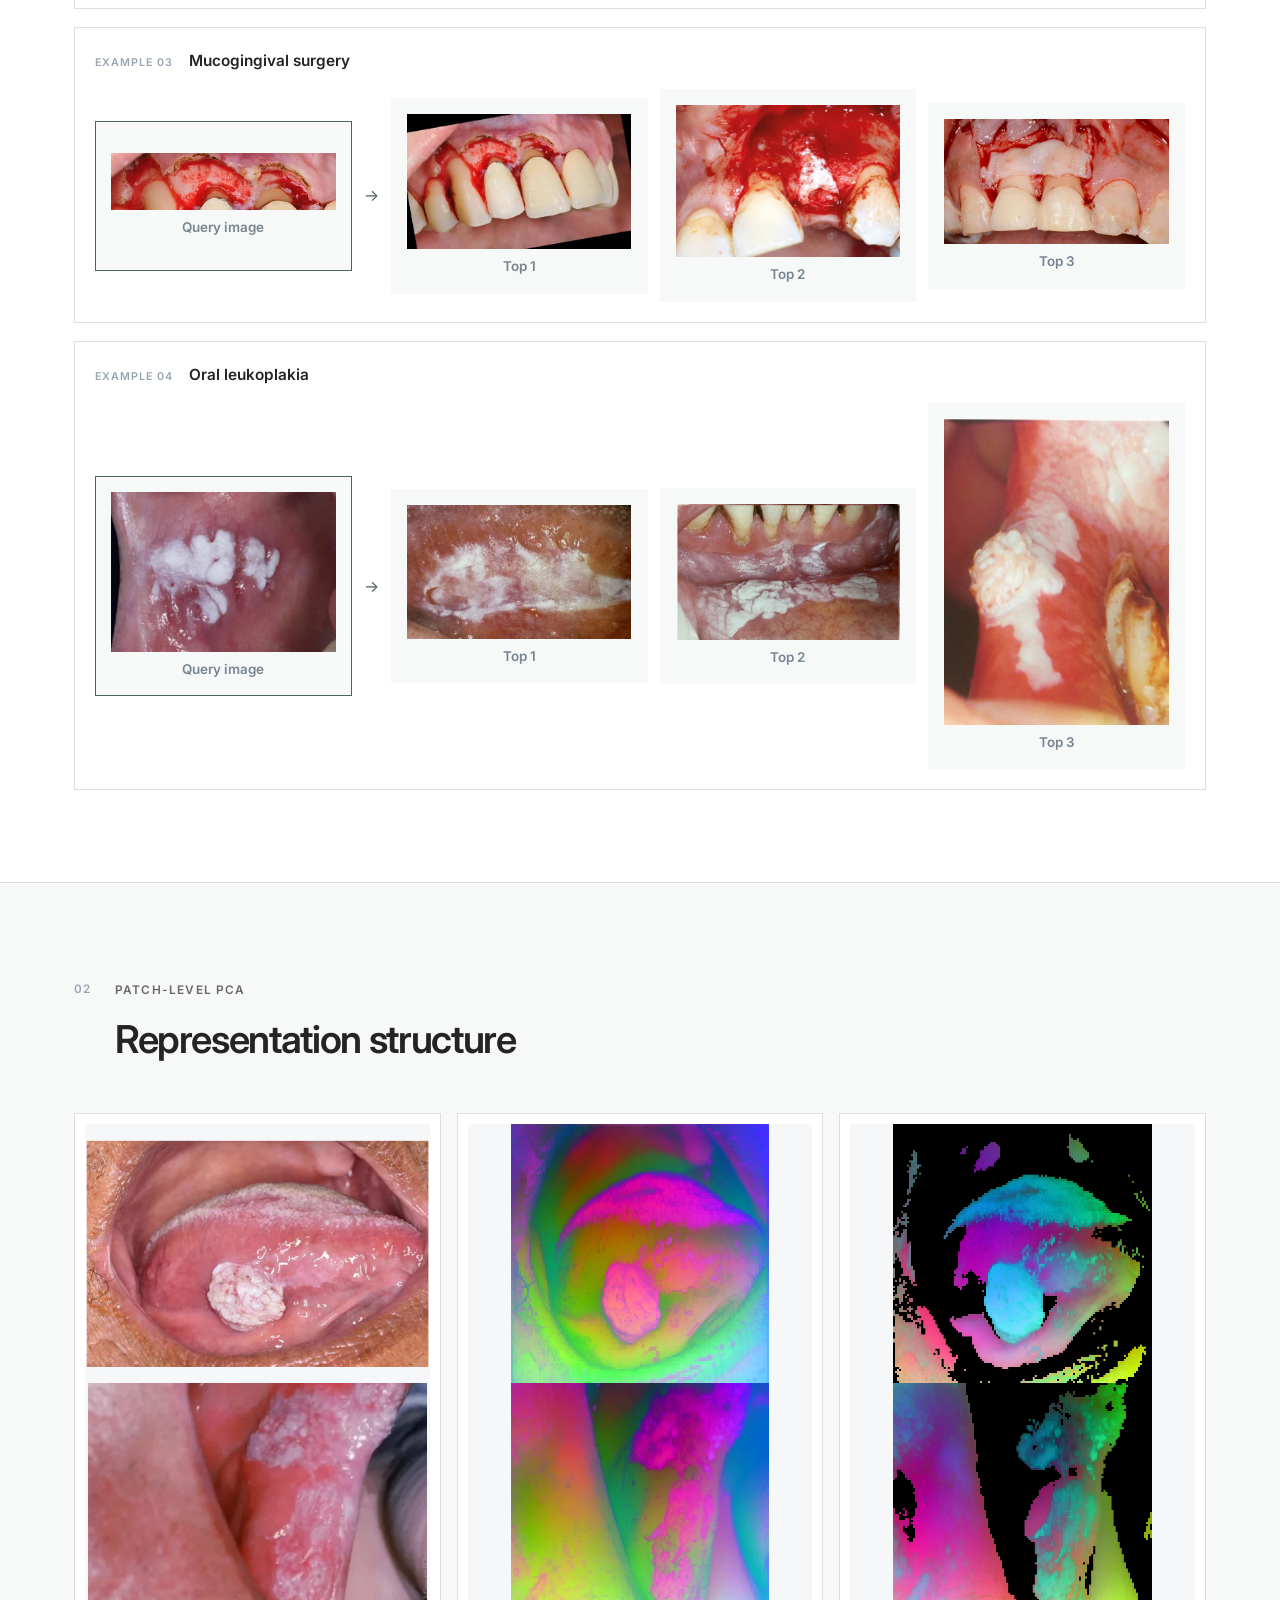
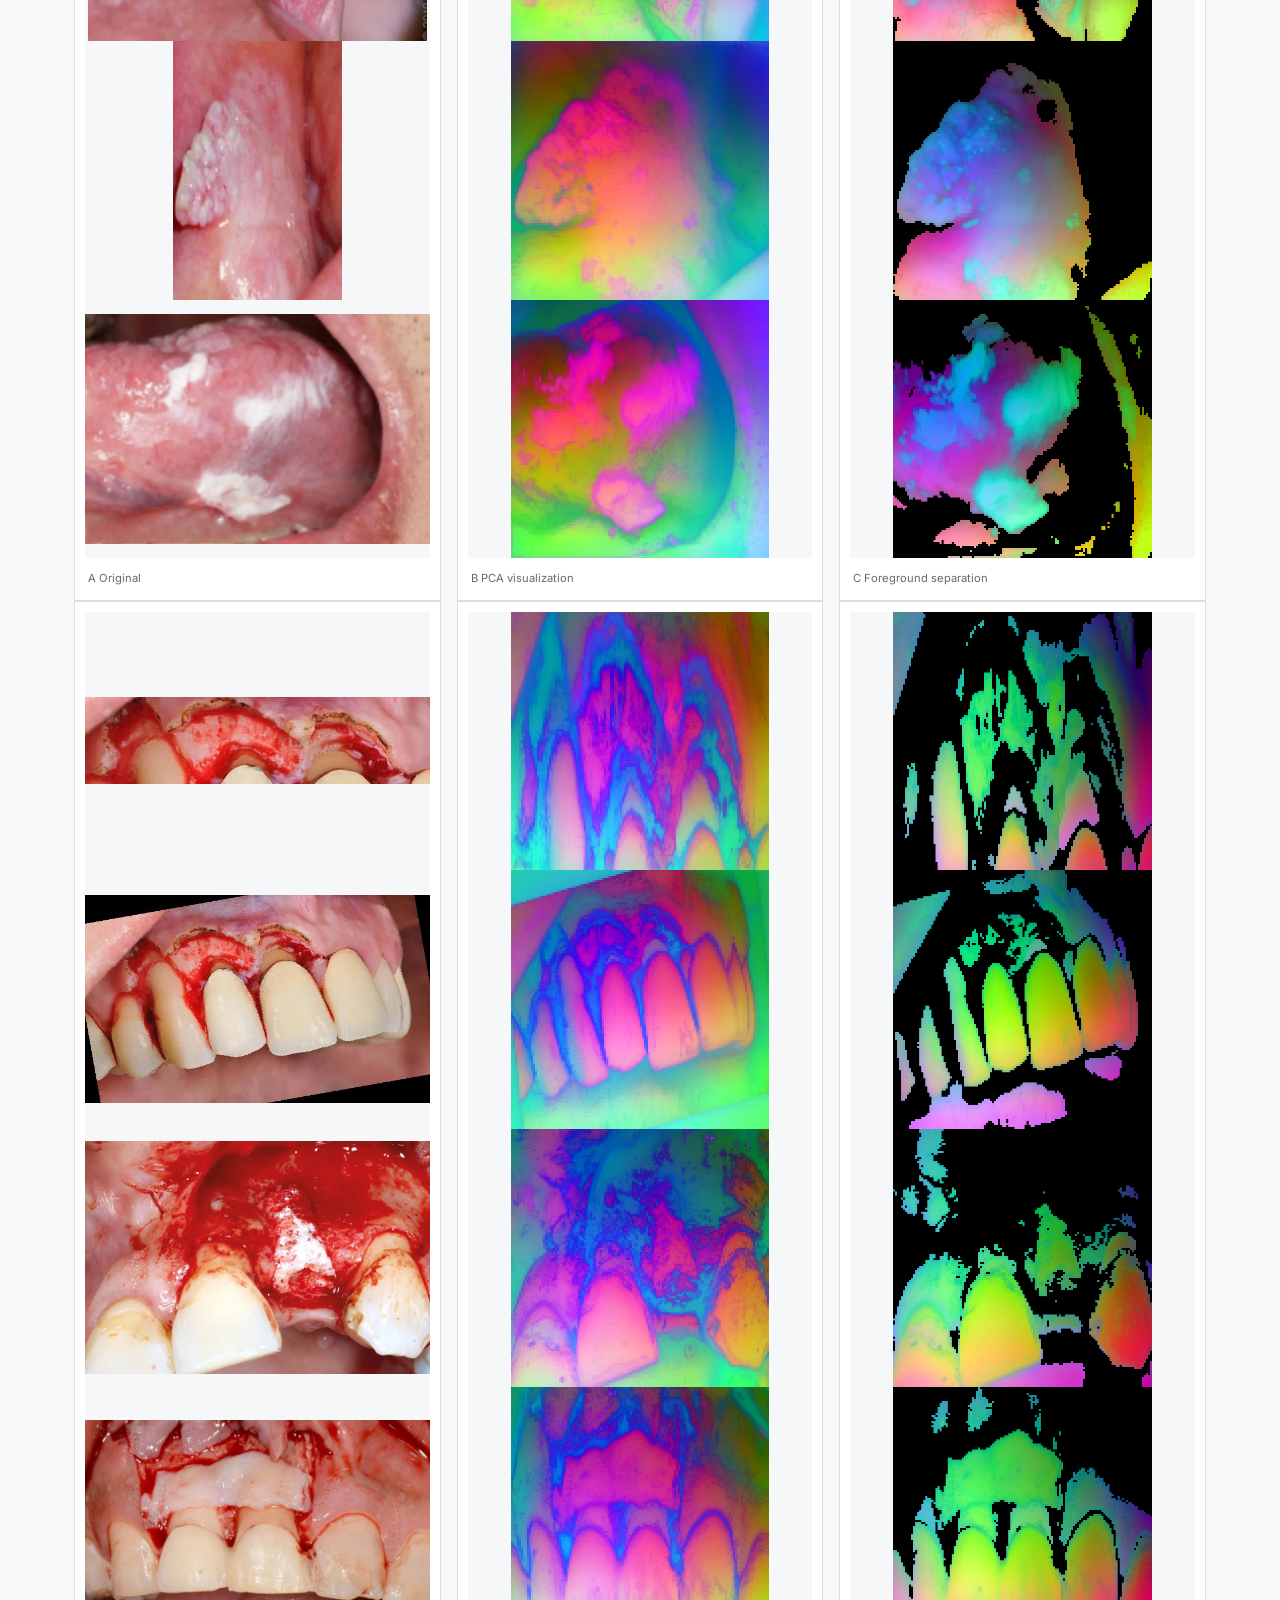
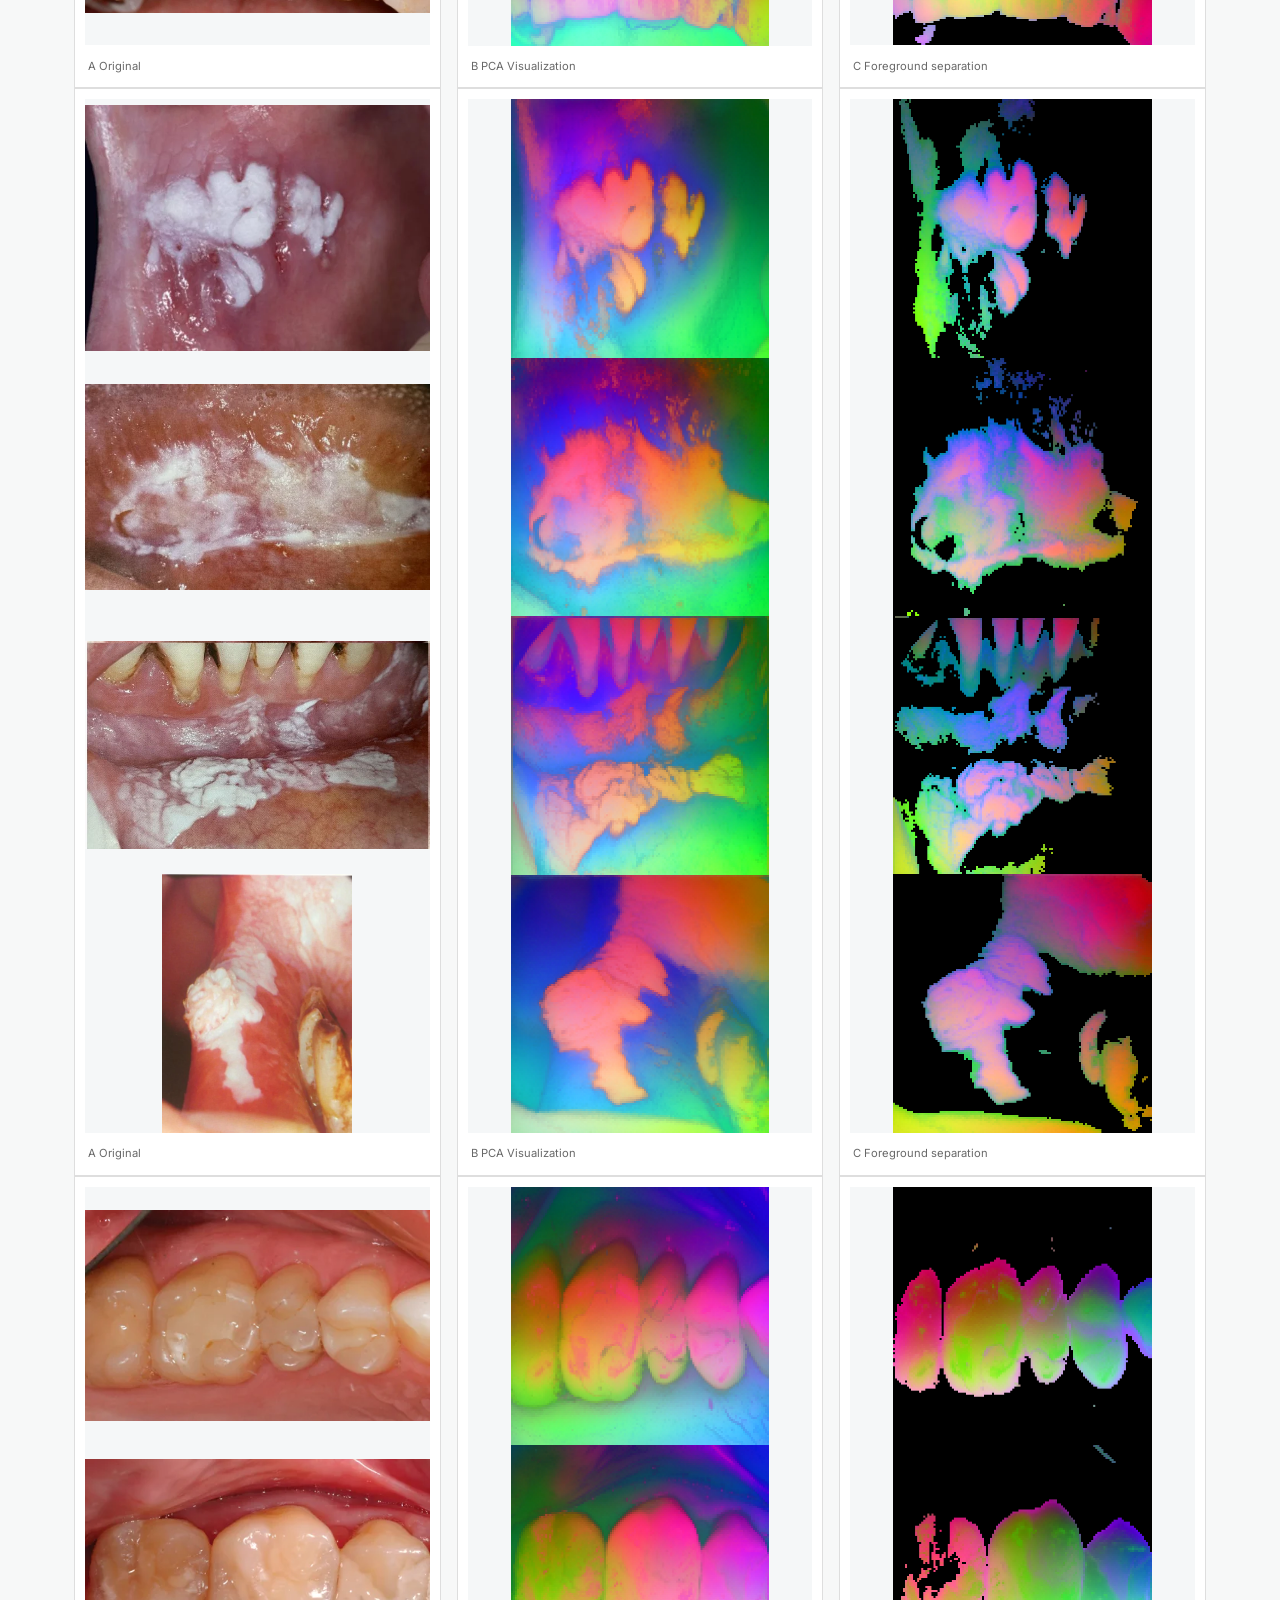
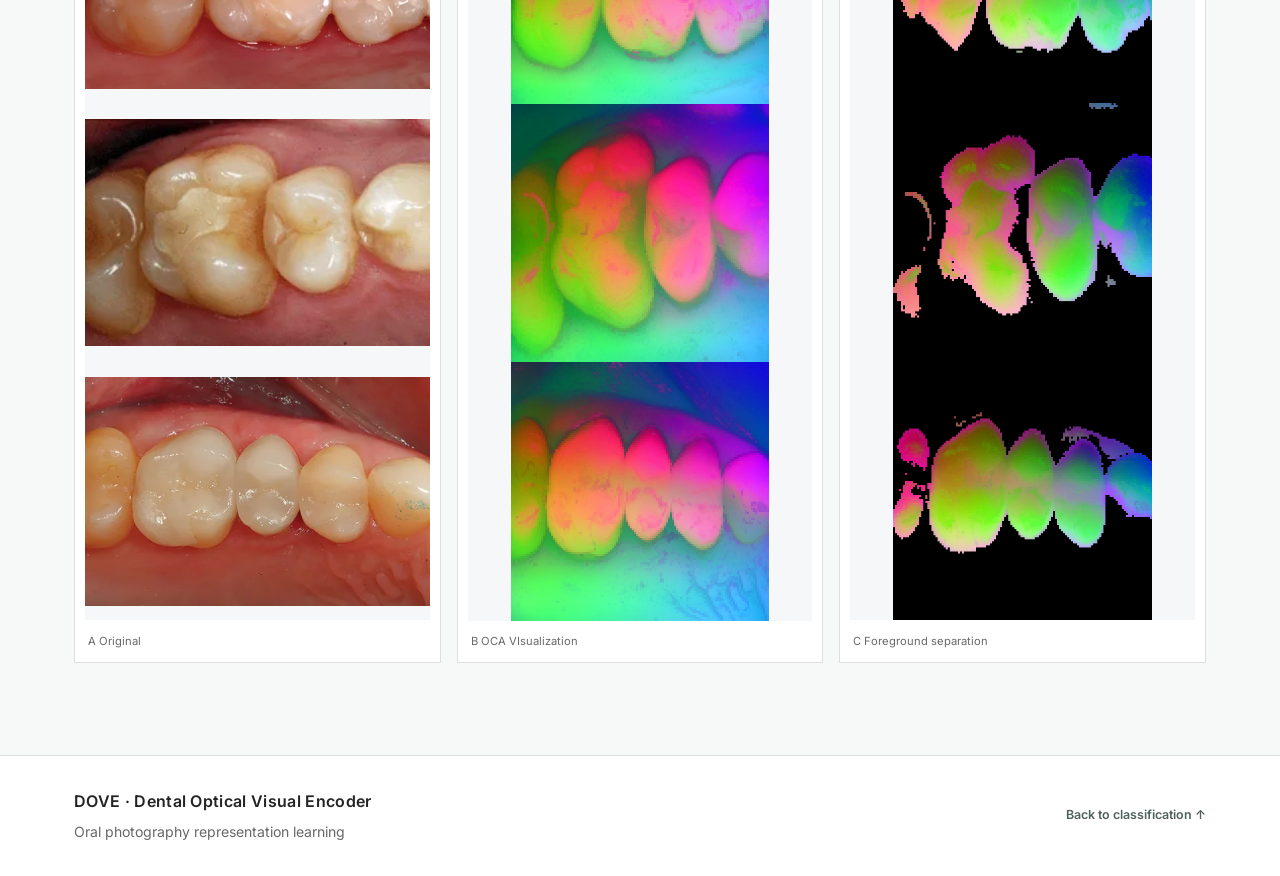
<file: retrieval.html>
<!DOCTYPE html>
<html lang="en">
<head>
  <meta charset="UTF-8" />
  <meta name="viewport" content="width=device-width, initial-scale=1.0" />
  <meta name="description" content="DOVE image retrieval and representation visualization." />
  <title>DOVE Representation Visualization</title>
  <link rel="preconnect" href="https://fonts.googleapis.com" />
  <link href="https://fonts.googleapis.com/css2?family=Inter:wght@300;400;500;600;700&display=swap" rel="stylesheet" />
  <link rel="stylesheet" href="style.css" />
</head>

<body class="results-page">
  <header class="navbar">
    <div class="nav-inner container">
      <a href="index.html" class="nav-brand"><span class="brand-mark" aria-hidden="true"></span>DOVE</a>
      <nav class="nav-links" id="navLinks" aria-label="Main navigation">
        <a href="index.html">Home</a>
        <a href="classification.html">Classification</a>
        <a href="segmentation.html">Segmentation</a>
        <a href="retrieval.html" class="active">Retrieval &amp; PCA</a>
      </nav><button class="nav-toggle" id="navToggle" aria-label="Toggle navigation menu" aria-expanded="false"><span></span><span></span><span></span></button></div>
    </header>

  <main>
    <section class="minimal-hero"><div class="container narrow-wide"><span class="section-eyebrow">Representation Analysis</span><h1>DOVE Representation Visualization</h1><p>Qualitative image retrieval and PCA visualization.</p></div></section>

    <section class="result-section"><div class="container">
      <header class="result-section-head reveal"><span class="section-no">01</span><div><span class="section-eyebrow">Image retrieval</span><h2>Nearest-neighbor examples</h2></div></header>
      <div class="retrieval-protocol reveal"><div><span>01</span><b>Query image</b></div><i>→</i><div><span>02</span><b>DOVE embedding</b></div><i>→</i><div><span>03</span><b>Cosine similarity</b></div><i>→</i><div><span>04</span><b>Top-3 retrieval</b></div></div>

      <div class="retrieval-placeholder-list">
        <article class="retrieval-placeholder reveal">
          <header><span>Example 01</span><h3>Resin-filled tooth</h3></header>
          <div class="retrieval-placeholder-grid">
            <div class="image-slot query-slot">
              <img src="assets/results/retrieval/resin-filled/query.webp" alt="query image">
              <span>Query image</span>
            </div>
            <i>→</i>
            <div class="image-slot">
              <img src="assets/results/retrieval/resin-filled/query_top01.webp" alt="top 1">
              <span>Top 1</span>
            </div>
            <div class="image-slot">
              <img src="assets/results/retrieval/resin-filled/query_top02.webp" alt="top 2">
              <span>Top 2</span>
            </div>
            <div class="image-slot">
              <img src="assets/results/retrieval/resin-filled/query_top03.webp" alt="top 3">
              <span>Top 3</span>
            </div>
          </div>
        </article>
        <article class="retrieval-placeholder reveal">
          <header><span>Example 02</span><h3>Oral cancer</h3></header>
          <div class="retrieval-placeholder-grid">
            <div class="image-slot query-slot">
              <img src="assets/results/retrieval/oral_cancer/087.webp" alt="query image">
              <span>Query image</span>
            </div>
            <i>→</i>
            <div class="image-slot">
              <img src="assets/results/retrieval/oral_cancer/query_top01.webp" alt="top 1">
              <span>Top 1</span>
            </div>
            <div class="image-slot">
              <img src="assets/results/retrieval/oral_cancer/query_top02.webp" alt="top 2">
              <span>Top 2</span>
            </div>
            <div class="image-slot">
              <img src="assets/results/retrieval/oral_cancer/query_top03.webp" alt="top 3">
              <span>Top 3</span>
            </div>
          </div>
        </article>
        <article class="retrieval-placeholder reveal">
          <header><span>Example 03</span><h3>Mucogingival surgery</h3></header>
          <div class="retrieval-placeholder-grid">
            <div class="image-slot query-slot">
              <img src="assets/results/retrieval/mucogingival surgery/(105).webp" alt="query image">
              <span>Query image</span>
            </div>
            <i>→</i>
            <div class="image-slot">
              <img src="assets/results/retrieval/mucogingival surgery/query_top01.webp" alt="top1">
              <span>Top 1</span>
            </div>
            <div class="image-slot">
              <img src="assets/results/retrieval/mucogingival surgery/query_top02.webp" alt="top2">
              <span>Top 2</span>
            </div>
            <div class="image-slot">
              <img src="assets/results/retrieval/mucogingival surgery/query_top03.webp" alt="top3">
              <span>Top 3</span>
            </div>
          </div>
        </article>
        <article class="retrieval-placeholder reveal">
          <header><span>Example 04</span><h3>Oral leukoplakia</h3></header>
          <div class="retrieval-placeholder-grid">
            <div class="image-slot query-slot">
              <img src="assets/results/retrieval/oral_leukoplakia/2-21.webp" alt="query image">
              <span>Query image</span>
            </div>
            <i>→</i>
            <div class="image-slot">
              <img src="assets/results/retrieval/oral_leukoplakia/query_top01.webp" alt="top1">
              <span>Top 1</span>
            </div>
            <div class="image-slot">
              <img src="assets/results/retrieval/oral_leukoplakia/query_top02.webp" alt="top2">
              <span>Top 2</span>
            </div>
            <div class="image-slot">
              <img src="assets/results/retrieval/oral_leukoplakia/query_top03.webp" alt="top3">
              <span>Top 3</span>
            </div>
          </div>
        </article>
      </div>
    </div></section>

    <section class="result-section soft-section">
      <div class="container">
        <header class="result-section-head reveal">
          <span class="section-no">02</span><div><span class="section-eyebrow">Patch-level PCA</span><h2>Representation structure</h2></div>
        </header>
        <div class="pca-placeholder-grid reveal">
          <figure>
            <img src="assets/results/retrieval/oral_cancer/087.webp">
            <img src="assets/results/retrieval/oral_cancer/query_top01.webp">  
            <img src="assets/results/retrieval/oral_cancer/query_top02.webp">
            <img src="assets/results/retrieval/oral_cancer/query_top03.webp">  
            <figcaption>A Original</figcaption>
          </figure>
          <figure>
            <img src="assets/results/pca/oralcancer/image_000001_pca_rgb.webp" alt="pca image">
            <img src="assets/results/pca/oralcancer/image_000002_pca_rgb.webp" alt="pca image">
            <img src="assets/results/pca/oralcancer/image_000003_pca_rgb.webp" alt="pca image">
            <img src="assets/results/pca/oralcancer/image_000004_pca_rgb.webp" alt="pca image">
            <figcaption>B PCA visualization</figcaption>
          </figure>
          <figure>
            <img src="assets/results/pca/oralcancer/image_000001_pca_rgb_without_background.webp">
            <img src="assets/results/pca/oralcancer/image_000002_pca_rgb_without_background.webp">
            <img src="assets/results/pca/oralcancer/image_000003_pca_rgb_without_background.webp">
            <img src="assets/results/pca/oralcancer/image_000004_pca_rgb_without_background.webp">
            <figcaption>C Foreground separation</figcaption>
          </figure>
        </div>

        <div class="pca-placeholder-grid reveal">
          <figure>
            <img src="assets/results/retrieval/mucogingival surgery/(105).webp">
            <img src="assets/results/retrieval/mucogingival surgery/query_top01.webp">
            <img src="assets/results/retrieval/mucogingival surgery/query_top02.webp">
            <img src="assets/results/retrieval/mucogingival surgery/query_top03.webp">
            <figcaption>A Original</figcaption>
          </figure>
          <figure>
            <img src="assets/results/pca/mucogingival surgery/image_000001_pca_rgb.webp">
            <img src="assets/results/pca/mucogingival surgery/image_000002_pca_rgb.webp">
            <img src="assets/results/pca/mucogingival surgery/image_000003_pca_rgb.webp">
            <img src="assets/results/pca/mucogingival surgery/image_000004_pca_rgb.webp">
            <figcaption>B PCA Visualization</figcaption>
          </figure>
          <figure>
            <img src="assets/results/pca/mucogingival surgery/image_000001_pca_rgb_without_background.webp">
            <img src="assets/results/pca/mucogingival surgery/image_000002_pca_rgb_without_background.webp">
            <img src="assets/results/pca/mucogingival surgery/image_000003_pca_rgb_without_background.webp">
            <img src="assets/results/pca/mucogingival surgery/image_000004_pca_rgb_without_background.webp">
            <figcaption>C Foreground separation</figcaption>
          </figure>
        </div> 

        <div class="pca-placeholder-grid">
          <figure>
            <img src="assets/results/retrieval/oral_leukoplakia/2-21.webp">
            <img src="assets/results/retrieval/oral_leukoplakia/query_top01.webp">
            <img src="assets/results/retrieval/oral_leukoplakia/query_top02.webp">
            <img src="assets/results/retrieval/oral_leukoplakia/query_top03.webp">
            <figcaption>A Original</figcaption>
          </figure>
          <figure>
            <img src="assets/results/pca/oralleukoplakia/image_000001_pca_rgb.webp">
            <img src="assets/results/pca/oralleukoplakia/image_000002_pca_rgb.webp">
            <img src="assets/results/pca/oralleukoplakia/image_000003_pca_rgb.webp">
            <img src="assets/results/pca/oralleukoplakia/image_000004_pca_rgb.webp">
            <figcaption>B PCA Visualization</figcaption>
          </figure>
          <figure>
            <img src="assets/results/pca/oralleukoplakia/image_000001_pca_rgb_without_background.webp">
            <img src="assets/results/pca/oralleukoplakia/image_000002_pca_rgb_without_background.webp">
            <img src="assets/results/pca/oralleukoplakia/image_000003_pca_rgb_without_background.webp">
            <img src="assets/results/pca/oralleukoplakia/image_000004_pca_rgb_without_background.webp">
            <figcaption>C Foreground separation</figcaption>
          </figure>
        </div>

        <div class="pca-placeholder-grid">
          <figure>
            <img src="assets/results/retrieval/resin-filled/query.webp">
            <img src="assets/results/retrieval/resin-filled/query_top01.webp">
            <img src="assets/results/retrieval/resin-filled/query_top02.webp">
            <img src="assets/results/retrieval/resin-filled/query_top03.webp">
            <figcaption>A Original</figcaption>
          </figure>
          <figure>
            <img src="assets/results/pca/resin-filled/image_000001_pca_rgb.webp">
            <img src="assets/results/pca/resin-filled/image_000002_pca_rgb.webp">
            <img src="assets/results/pca/resin-filled/image_000003_pca_rgb.webp">
            <img src="assets/results/pca/resin-filled/image_000004_pca_rgb.webp">
            <figcaption>B OCA VIsualization</figcaption>
          </figure>
          <figure>
            <img src="assets/results/pca/resin-filled/image_000001_pca_rgb_without_background.webp">
            <img src="assets/results/pca/resin-filled/image_000002_pca_rgb_without_background.webp">
            <img src="assets/results/pca/resin-filled/image_000003_pca_rgb_without_background.webp">
            <img src="assets/results/pca/resin-filled/image_000004_pca_rgb_without_background.webp">
            <figcaption>C Foreground separation</figcaption>
          </figure>
        </div>
      </div>
    </section>
  </main>

  <footer class="footer">
    <div class="container minimal-footer">
      <div>
        <p class="footer-title">DOVE · Dental Optical Visual Encoder</p>
        <p class="footer-sub">Oral photography representation learning</p>
      </div>
      <a href="classification.html">Back to classification ↑</a>
    </div>
  </footer>
  <script src="script.js"></script>
</body>
</html>
</file>
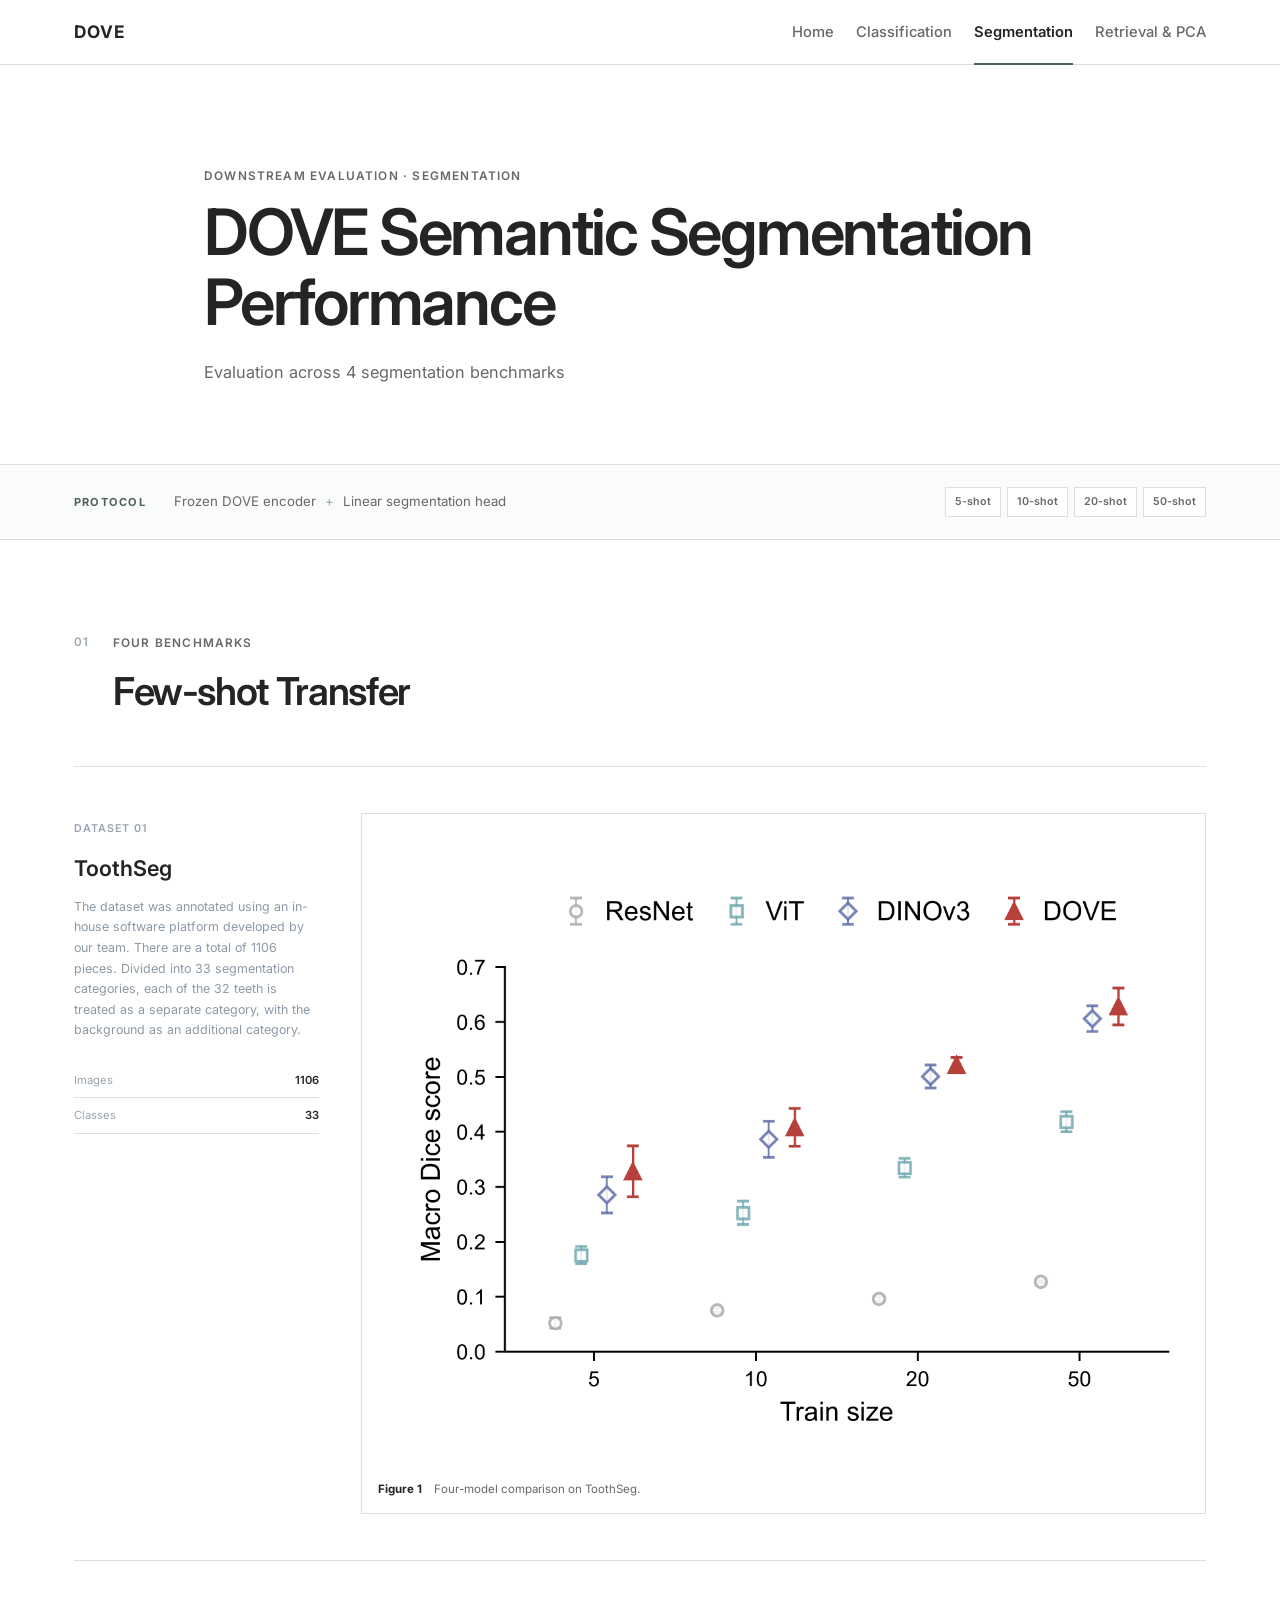
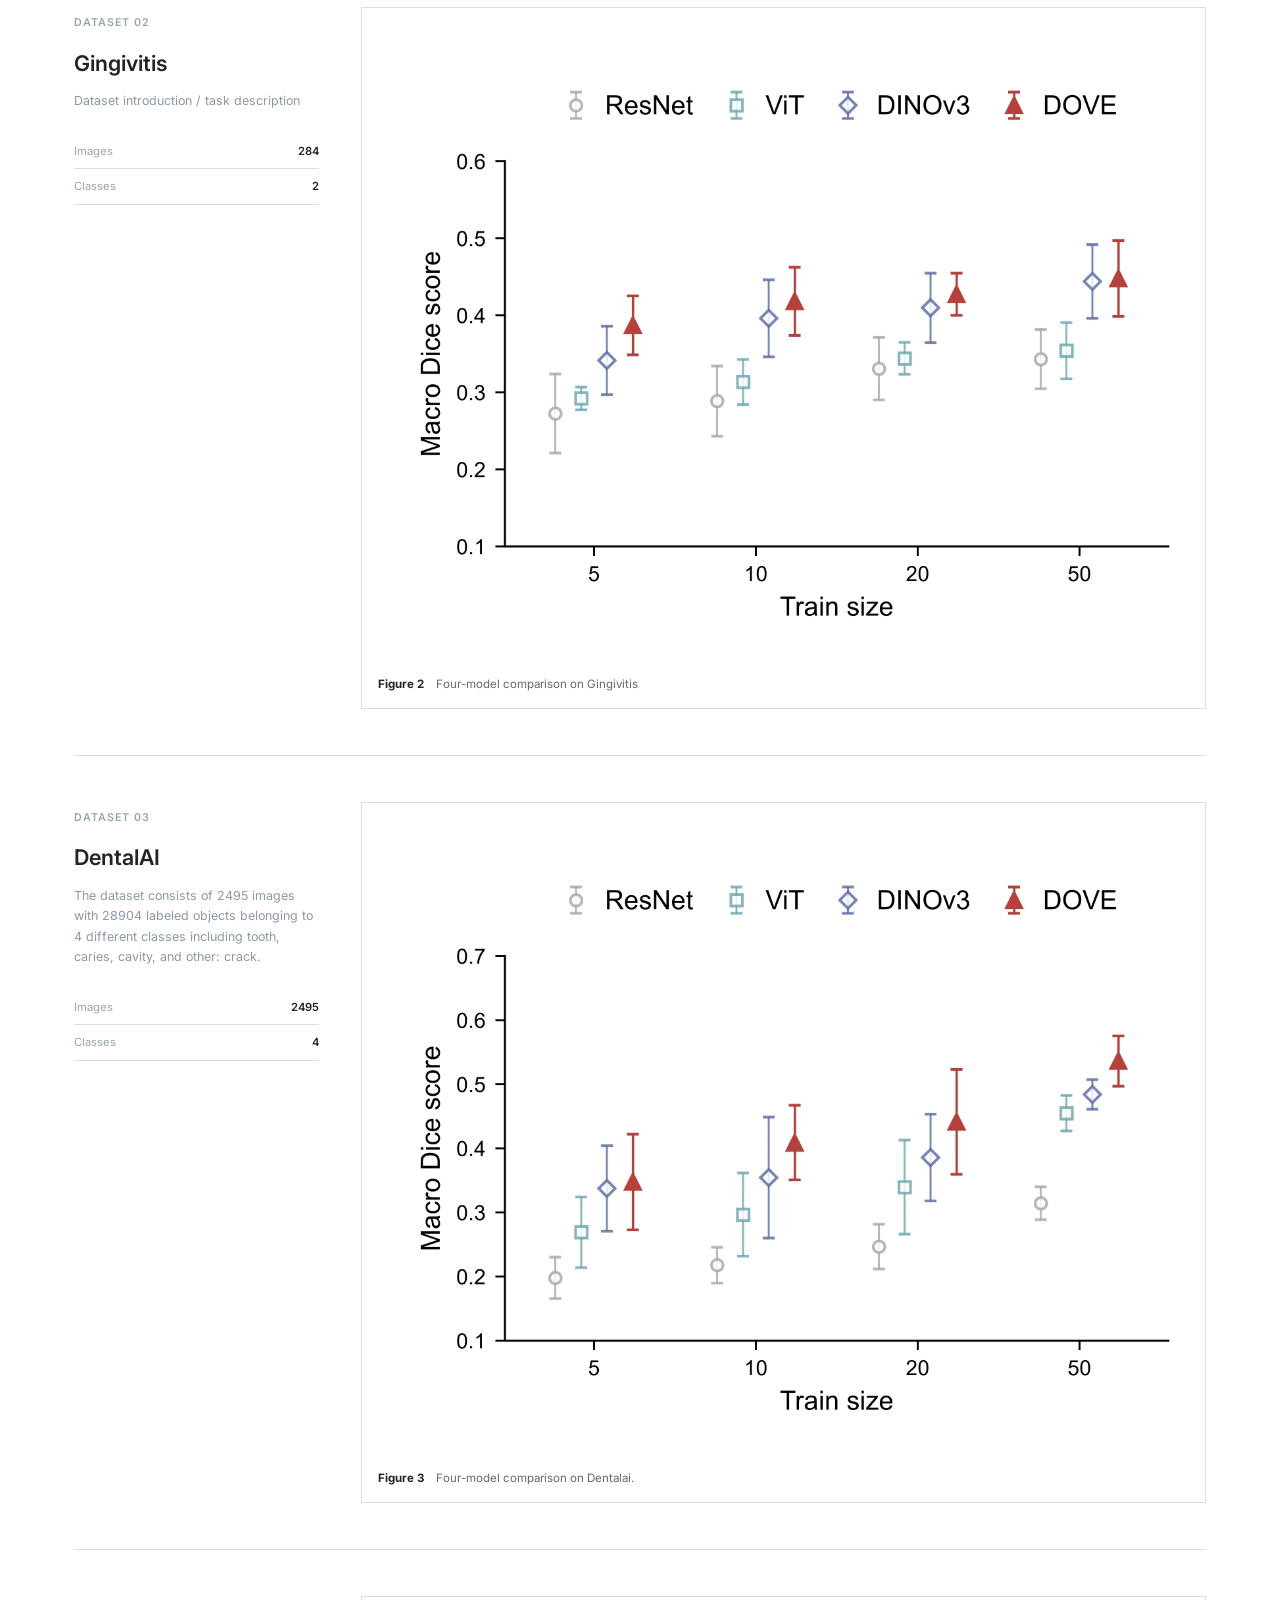
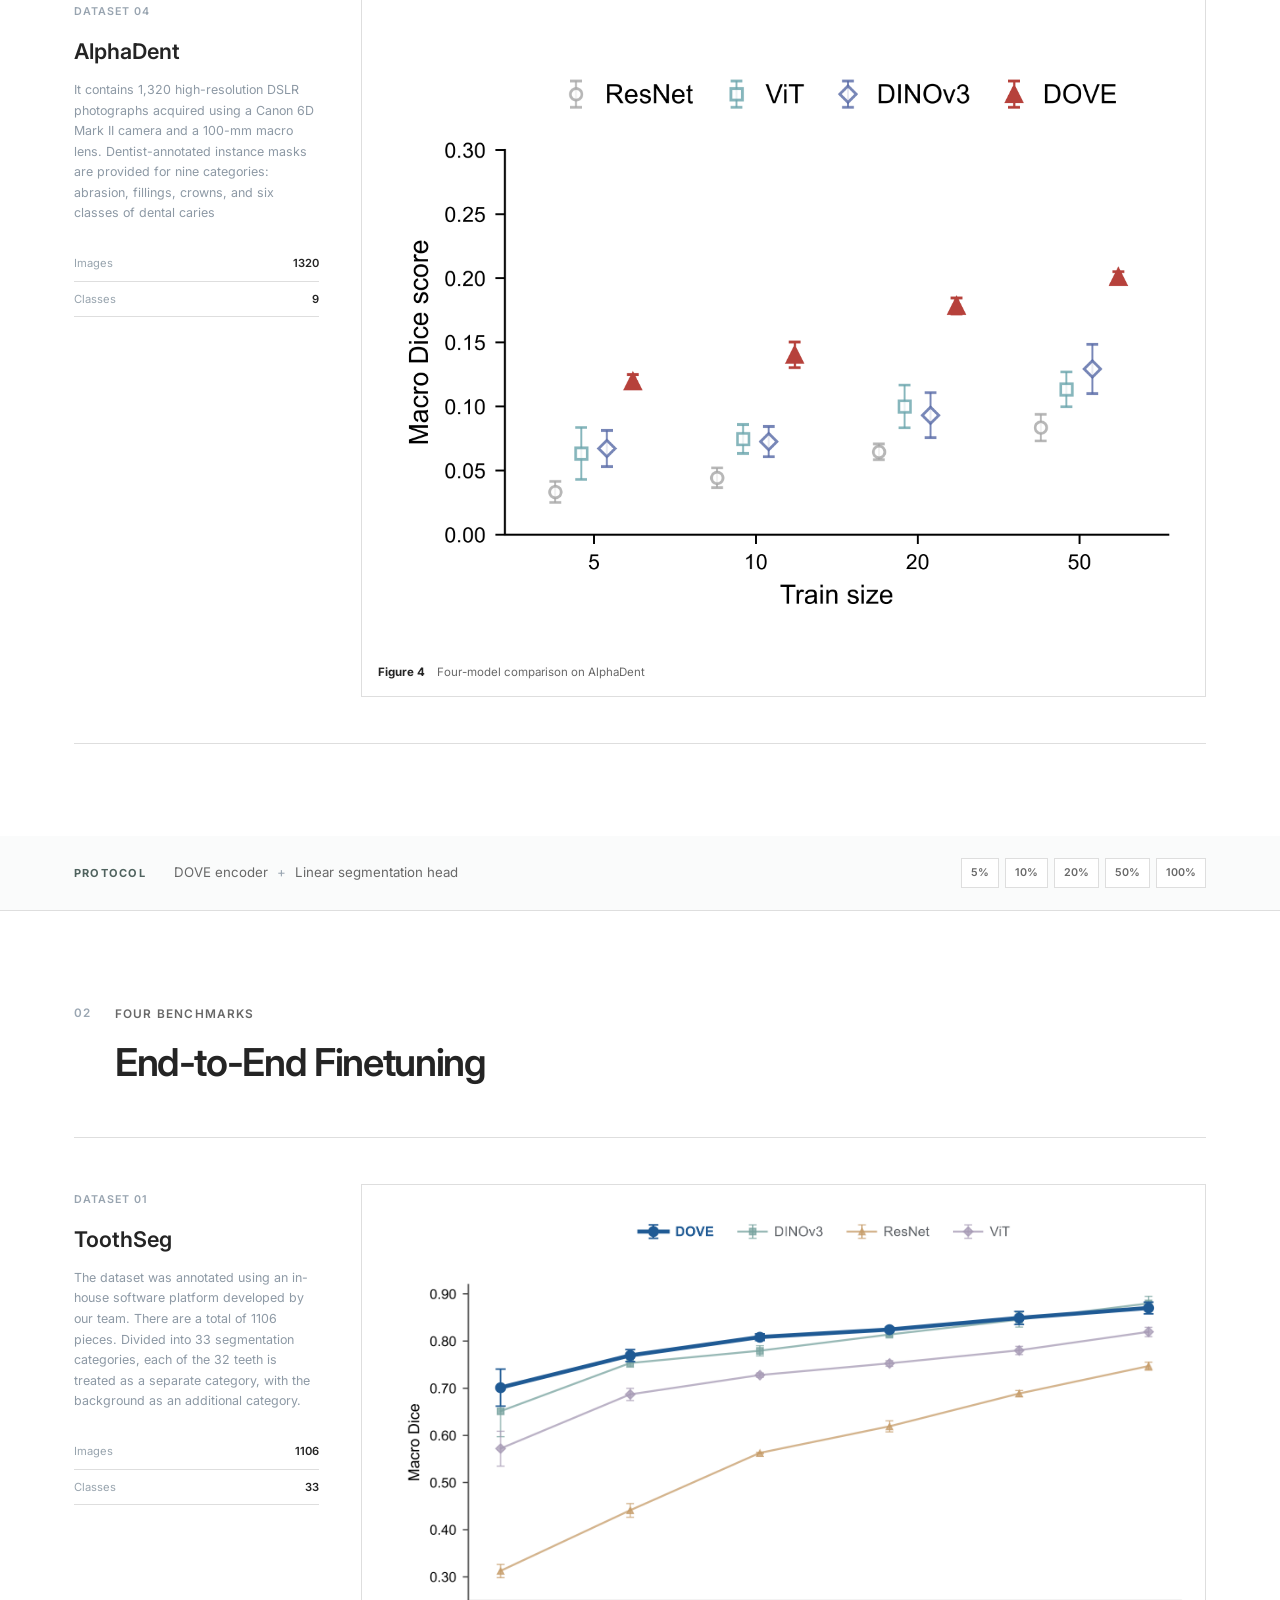
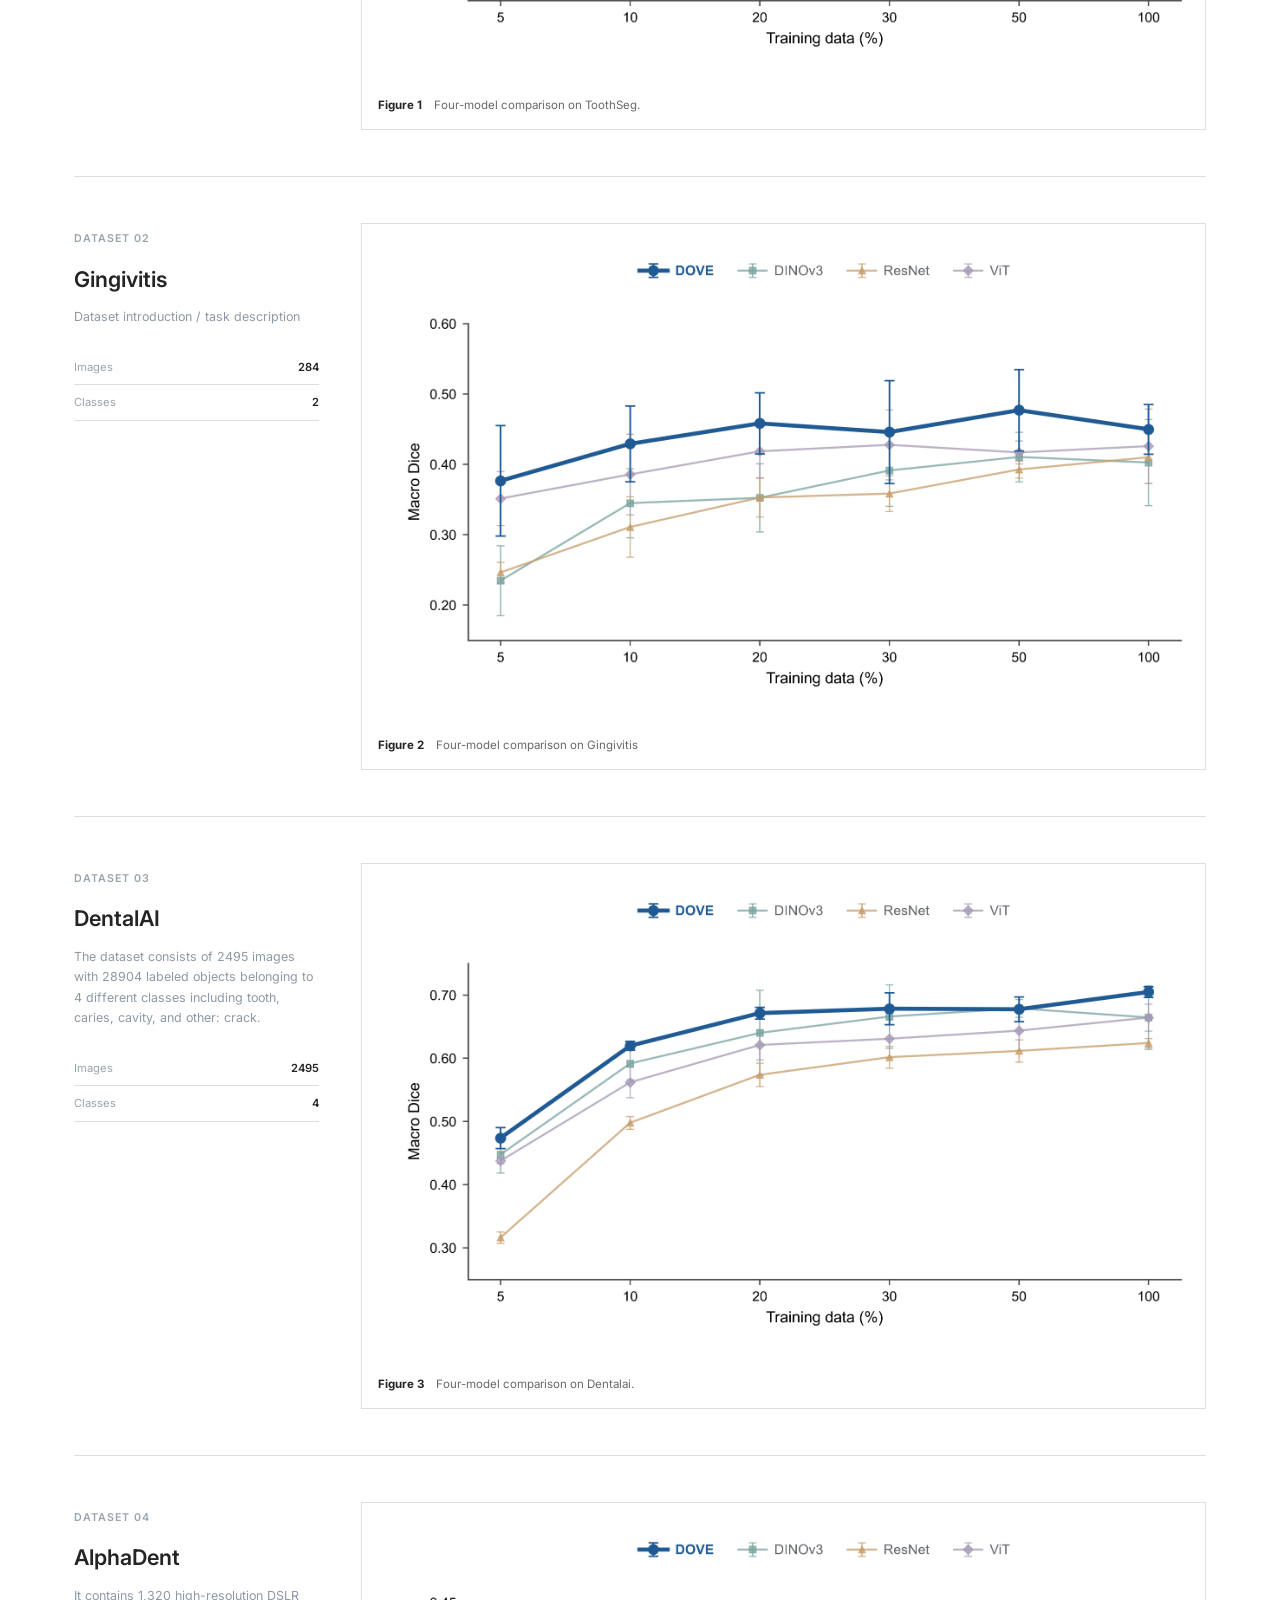
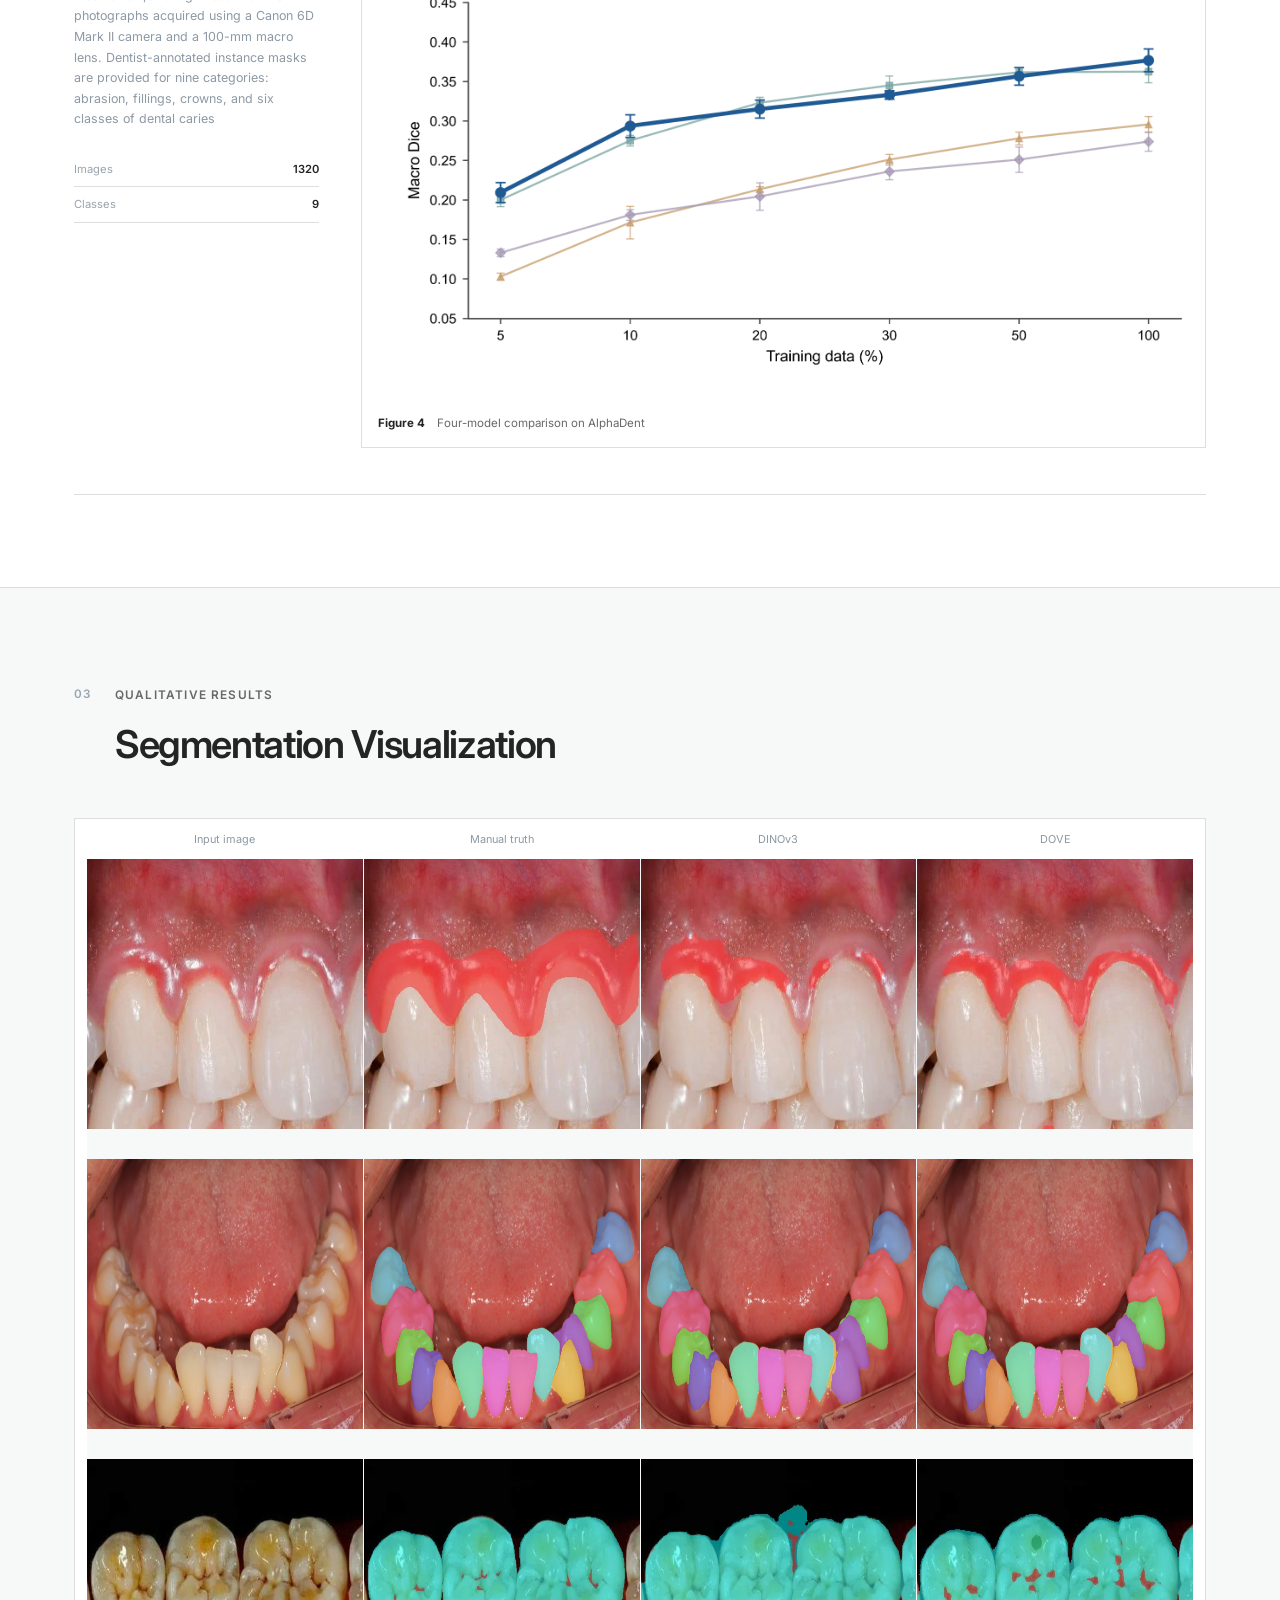
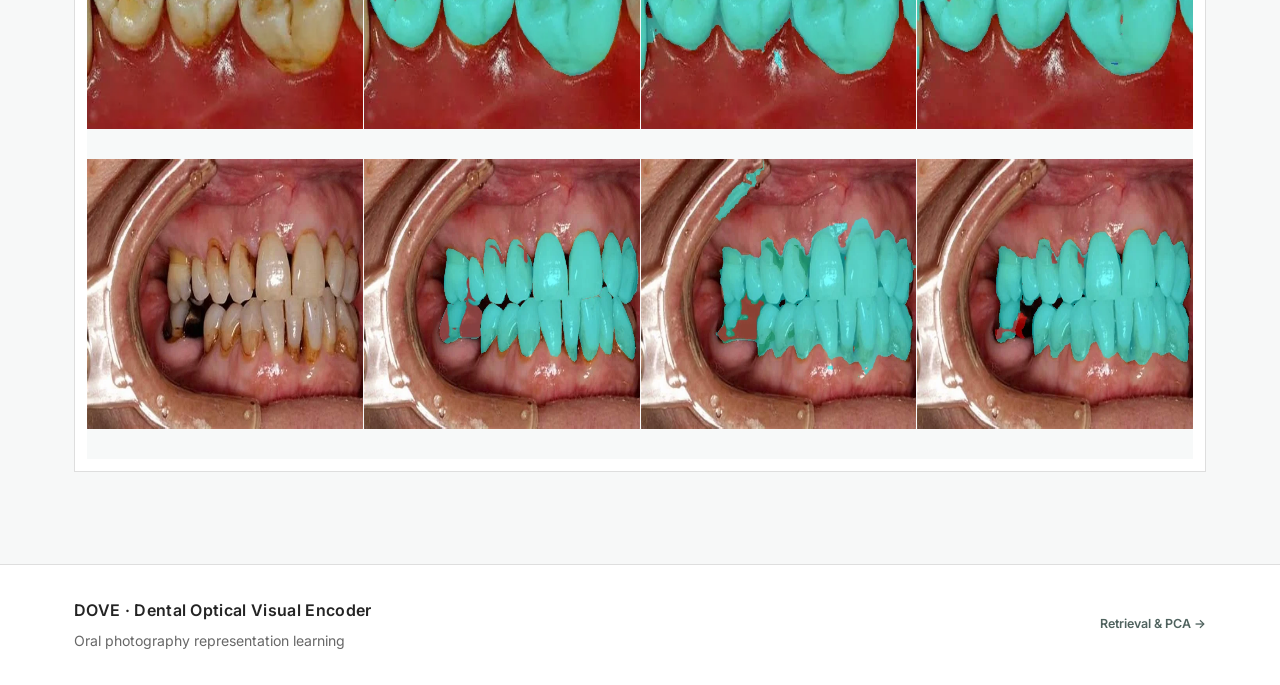
<file: segmentation.html>
<!DOCTYPE html>
<html lang="en">
<head>
  <meta charset="UTF-8" />
  <meta name="viewport" content="width=device-width, initial-scale=1.0" />
  <meta name="description" content="DOVE semantic segmentation benchmark results." />
  <title>DOVE Semantic Segmentation Performance</title>
  <link rel="preconnect" href="https://fonts.googleapis.com" />
  <link href="https://fonts.googleapis.com/css2?family=Inter:wght@300;400;500;600;700&display=swap" rel="stylesheet" />
  <link rel="stylesheet" href="style.css" />
</head>
<body class="results-page">
  <header class="navbar">
    <div class="nav-inner container">
      <a href="index.html" class="nav-brand"><span class="brand-mark" aria-hidden="true"></span>DOVE</a>
      <nav class="nav-links" id="navLinks" aria-label="Main navigation">
        <a href="index.html">Home</a>
        <a href="classification.html">Classification</a>
        <a href="segmentation.html" class="active">Segmentation</a>
        <a href="retrieval.html">Retrieval &amp; PCA</a>
      </nav>
      <button class="nav-toggle" id="navToggle" aria-label="Toggle navigation menu" aria-expanded="false"><span></span><span></span><span></span></button>
    </div>
  </header>

  <main>
    <section class="minimal-hero"><div class="container narrow-wide"><span class="section-eyebrow">Downstream Evaluation · Segmentation</span><h1>DOVE Semantic Segmentation Performance</h1><p>Evaluation across 4 segmentation benchmarks</p></div></section>
    <section class="protocol-band"><div class="container protocol-line"><span>Protocol</span><p>Frozen DOVE encoder <i>+</i> Linear segmentation head</p><div><b>5-shot</b><b>10-shot</b><b>20-shot</b><b>50-shot</b></div></div></section>

    <section class="result-section segmentation-list"><div class="container">
      <header class="result-section-head reveal"><span class="section-no">01</span><div><span class="section-eyebrow">Four benchmarks</span><h2>Few-shot Transfer</h2></div></header>

      <article class="segmentation-block reveal">
        <aside class="segmentation-intro">
          <span>Dataset 01</span>
          <h3>ToothSeg</h3>
          <p>The dataset was annotated using an in-house software platform developed by our team. There are a total of 1106 pieces. Divided into 33 segmentation categories, each of the 32 teeth is treated as a separate category, with the background as an additional category.</p>
          <dl><div><dt>Images</dt><dd>1106</dd></div><div><dt>Classes</dt><dd>33</dd></div></dl>
        </aside>
        <div class="segmentation-content">
          <figure class="result-slot">
            <img src="assets/results/segmentation/toothseg_per_tooth_seg_linear_macro_dice_dot_whisker.webp" alt="results image">
            <figcaption><b>Figure 1</b>Four-model comparison on ToothSeg.</figcaption>
          </figure>
        </div>
      </article>

      <article class="segmentation-block reveal">
        <aside class="segmentation-intro">
          <span>Dataset 02</span>
          <h3>Gingivitis</h3>
          <p>Dataset introduction / task description</p>
          <dl><div><dt>Images</dt><dd>284</dd></div><div><dt>Classes</dt><dd>2</dd></div></dl>
        </aside>
        <div class="segmentation-content">
          <figure class="result-slot">
            <img src="assets/results/segmentation/gingivitis_seg_linear_macro_dice_dot_whisker.webp" alt="results image">
            <figcaption><b>Figure 2</b>Four-model comparison on Gingivitis</figcaption>
          </figure>
        </div>
      </article>

      <article class="segmentation-block reveal">
        <aside class="segmentation-intro">
          <span>Dataset 03</span>
          <h3>DentalAI</h3>
          <p>The dataset consists of 2495 images with 28904 labeled objects belonging to 4 different classes including tooth, caries, cavity, and other: crack.</p>
          <dl><div><dt>Images</dt><dd>2495</dd></div><div><dt>Classes</dt><dd>4</dd></div>
          </dl>
        </aside>
        <div class="segmentation-content">
          <figure class="result-slot">
            <img src="assets/results/segmentation/dentalai_seg_linear_macro_dice_dot_whisker.webp" alt="results image">
            <figcaption><b>Figure 3</b> Four-model comparison on Dentalai.</figcaption>
          </figure>
        </div>
      </article>

      <article class="segmentation-block reveal">
        <aside class="segmentation-intro">
          <span>Dataset 04</span>
          <h3>AlphaDent</h3>
          <p>It contains 1,320 high-resolution DSLR photographs acquired using a Canon 6D Mark II camera and a 100-mm macro lens. Dentist-annotated instance masks are provided for nine categories: abrasion, fillings, crowns, and six classes of dental caries</p>
          <dl><div><dt>Images</dt><dd>1320</dd></div><div><dt>Classes</dt><dd>9</dd></div></dl>
        </aside>
        <div class="segmentation-content">
          <figure class="result-slot">
            <img src="assets/results/segmentation/alphadent_seg_linear_macro_dice_dot_whisker.webp" alt="results image">
            <figcaption><b>Figure 4</b> Four-model comparison on AlphaDent</figcaption>
          </figure>
        </div>
      </article>
    </div></section>

    <section class="protocol-band"><div class="container protocol-line"><span>Protocol</span><p>DOVE encoder <i>+</i> Linear segmentation head</p><div><b>5%</b><b>10%</b><b>20%</b><b>50%</b><b>100%</b></div></div></section>

    <section class="result-section segmentation-list"><div class="container">
      <header class="result-section-head reveal"><span class="section-no">02</span><div><span class="section-eyebrow">Four benchmarks</span><h2>End-to-End Finetuning</h2></div></header>

      <article class="segmentation-block reveal">
        <aside class="segmentation-intro">
          <span>Dataset 01</span>
          <h3>ToothSeg</h3>
          <p>The dataset was annotated using an in-house software platform developed by our team. There are a total of 1106 pieces. Divided into 33 segmentation categories, each of the 32 teeth is treated as a separate category, with the background as an additional category.</p>
          <dl><div><dt>Images</dt><dd>1106</dd></div><div><dt>Classes</dt><dd>33</dd></div></dl>
        </aside>
        <div class="segmentation-content">
          <figure class="result-slot">
            <img src="assets/results/segmentation/toothseg_per_tooth_finetune_macro_dice.webp" alt="results image">
            <figcaption><b>Figure 1</b>Four-model comparison on ToothSeg.</figcaption>
          </figure>
        </div>
      </article>

      <article class="segmentation-block reveal">
        <aside class="segmentation-intro">
          <span>Dataset 02</span>
          <h3>Gingivitis</h3>
          <p>Dataset introduction / task description</p>
          <dl><div><dt>Images</dt><dd>284</dd></div><div><dt>Classes</dt><dd>2</dd></div></dl>
        </aside>
        <div class="segmentation-content">
          <figure class="result-slot">
            <img src="assets/results/segmentation/gingivitis_finetune_macro_dice.webp" alt="results image">
            <figcaption><b>Figure 2</b>Four-model comparison on Gingivitis</figcaption>
          </figure>
        </div>
      </article>

      <article class="segmentation-block reveal">
        <aside class="segmentation-intro">
          <span>Dataset 03</span>
          <h3>DentalAI</h3>
          <p>The dataset consists of 2495 images with 28904 labeled objects belonging to 4 different classes including tooth, caries, cavity, and other: crack.</p>
          <dl><div><dt>Images</dt><dd>2495</dd></div><div><dt>Classes</dt><dd>4</dd></div>
          </dl>
        </aside>
        <div class="segmentation-content">
          <figure class="result-slot">
            <img src="assets/results/segmentation/dentalai_segmentation_finetune_macro_dice.webp" alt="results image">
            <figcaption><b>Figure 3</b> Four-model comparison on Dentalai.</figcaption>
          </figure>
        </div>
      </article>

      <article class="segmentation-block reveal">
        <aside class="segmentation-intro">
          <span>Dataset 04</span>
          <h3>AlphaDent</h3>
          <p>It contains 1,320 high-resolution DSLR photographs acquired using a Canon 6D Mark II camera and a 100-mm macro lens. Dentist-annotated instance masks are provided for nine categories: abrasion, fillings, crowns, and six classes of dental caries</p>
          <dl><div><dt>Images</dt><dd>1320</dd></div><div><dt>Classes</dt><dd>9</dd></div></dl>
        </aside>
        <div class="segmentation-content">
          <figure class="result-slot">
            <img src="assets/results/segmentation/alphadent_segmentation_finetune_macro_dice.webp" alt="results image">
            <figcaption><b>Figure 4</b> Four-model comparison on AlphaDent</figcaption>
          </figure>
        </div>
      </article>
    </div></section>

    <section class="result-section soft-section">
      <div class="container">
        <header class="result-section-head reveal">
          <span class="section-no">03</span><div><span class="section-eyebrow">Qualitative results</span><h2>Segmentation Visualization</h2></div></header>
          <div class="qualitative-slot reveal">
            <div class="qualitative-labels"><span>Input image</span><span>Manual truth</span><span>DINOv3</span><span>DOVE</span></div>
            <div class="qualitative-canvas">
              <img src="assets/results/segmentation/visualization/1/original.webp">
              <img src="assets/results/segmentation/visualization/1/ground_truth.webp">
              <img src="assets/results/segmentation/visualization/1/baseline_prediction.webp">
              <img src="assets/results/segmentation/visualization/1/teacher_checkpoint_prediction.webp">
            </div>

            <div class="qualitative-canvas">
              <img src="assets/results/segmentation/visualization/2/original.webp">
              <img src="assets/results/segmentation/visualization/2/ground_truth.webp">
              <img src="assets/results/segmentation/visualization/2/baseline_prediction.webp">
              <img src="assets/results/segmentation/visualization/2/teacher_checkpoint_prediction.webp">
            </div>

            <div class="qualitative-canvas">
              <img src="assets/results/segmentation/visualization/3/original.webp">
              <img src="assets/results/segmentation/visualization/3/ground_truth.webp">
              <img src="assets/results/segmentation/visualization/3/baseline_prediction.webp">
              <img src="assets/results/segmentation/visualization/3/teacher_checkpoint_prediction.webp">
            </div>

            <div class="qualitative-canvas">
              <img src="assets/results/segmentation/visualization/4/original.webp">
              <img src="assets/results/segmentation/visualization/4/ground_truth.webp">
              <img src="assets/results/segmentation/visualization/4/baseline_prediction.webp">
              <img src="assets/results/segmentation/visualization/4/teacher_checkpoint_prediction.webp">
            </div>
          </div>
      </div>
    </section>
  </main>

  <footer class="footer"><div class="container minimal-footer"><div><p class="footer-title">DOVE · Dental Optical Visual Encoder</p><p class="footer-sub">Oral photography representation learning</p></div><a href="retrieval.html">Retrieval &amp; PCA &rarr;</a></div></footer>
  <!-- <script>
  const observer = new IntersectionObserver((entries) => {
    entries.forEach(entry => {
      if (entry.isIntersecting) {
        entry.target.classList.add('visible');
        observer.unobserve(entry.target);  // 只触发一次，不重复动画
      }
    });
  }, { threshold: 0.1 });

  document.querySelectorAll('.reveal').forEach(el => observer.observe(el));
  </script> -->
  <script src="script.js"></script>
</body>
</html>
</file>
<file: style.css>
/* ============================================================
   DOVE — Shared Stylesheet
   Design system: restrained academic aesthetic
   Palette: white / neutral gray / charcoal
   ============================================================ */

/* ---------- 1. Design tokens ---------- */
:root {
  /* Colors */
  --bg:            #ffffff;
  --bg-soft:       #f8f8f8;
  --navy:          #242424;      /* primary text */
  --navy-soft:     #686868;      /* secondary text */
  --teal:          #4f625e;      /* restrained accent */
  --teal-light:    #f1f3f2;
  --border:        #dedede;

  /* Type */
  --font: "Inter", "Helvetica Neue", Helvetica, Arial, sans-serif;

  /* Layout */
  --radius:        0;
  --container:     1120px;

  /* Motion */
  --ease:          cubic-bezier(0.22, 0.6, 0.2, 1);
}

/* ---------- 2. Base / reset ---------- */
*, *::before, *::after { box-sizing: border-box; margin: 0; padding: 0; }

html { scroll-behavior: smooth; }   /* smooth anchor scrolling */

body {
  font-family: var(--font);
  color: var(--navy);
  background: var(--bg);
  line-height: 1.65;
  -webkit-font-smoothing: antialiased;
}

img { max-width: 100%; display: block; }
a   { color: inherit; text-decoration: none; }

.container { max-width: var(--container); margin: 0 auto; padding: 0 24px; }
.container.narrow { max-width: 1120; }

/* ---------- 3. Navigation bar ---------- */
.navbar {
  position: sticky; top: 0; z-index: 100;
  background: #fff;
  border-bottom: 1px solid var(--border);
}
.nav-inner {
  display: flex; align-items: center; justify-content: space-between;
  height: 64px;
}
.nav-brand {
  display: flex; align-items: center; gap: 0;
  font-weight: 700; font-size: 1.08rem; letter-spacing: 0.05em;
}
.brand-mark { display: none; }
.nav-links { display: flex; gap: 22px; }
.nav-links a {
  padding: 21px 0 18px;
  border-bottom: 2px solid transparent;
  font-size: 0.92rem; font-weight: 500; color: var(--navy-soft);
  transition: border-color 0.15s ease, color 0.15s ease;
}
.nav-links a:hover  { color: var(--navy); }
.nav-links a.active { border-bottom-color: var(--teal); color: var(--navy); font-weight: 600; }

/* Hamburger button (tablet / small screens) */
.nav-toggle {
  display: none; flex-direction: column; gap: 5px;
  background: none; border: none; cursor: pointer; padding: 8px;
}
.nav-toggle span {
  width: 22px; height: 2px; background: var(--navy); border-radius: 2px;
  transition: transform 0.25s var(--ease), opacity 0.25s var(--ease);
}

/* ---------- 4. Hero section ---------- */
.hero {
  padding: 64px 0 70px;
  text-align: center;
  background: var(--bg);
  border-bottom: 1px solid var(--border);
}
.hero-title {
  font-size: clamp(2.6rem, 7vw, 3.8rem);
  font-weight: 700; letter-spacing: 0.08em;
}
.hero-subtitle {
  margin-top: 6px;
  font-size: clamp(1.15rem, 2.4vw, 1.5rem);
  font-weight: 600; color: var(--teal);
}
.hero-tagline {
  margin: 18px auto 0; max-width: 620px;
  font-size: 1.05rem; color: var(--navy-soft);
}
.hero-buttons { margin-top: 28px; display: flex; gap: 10px; justify-content: center; flex-wrap: wrap; }

/* ---------- 5. Dove mark ---------- */
.dove-wrap {
  position: relative;
  width: 150px;
  margin: 0 auto 18px;
}
.dove-glow { display: none; }
.dove-svg { position: relative; width: 100%; height: auto; }
.dove-svg #doveBody stop { stop-color: #394149; }
.dove-svg #doveWing stop { stop-color: var(--teal); }
.dove-svg path[fill="#2fa79b"] { fill: var(--teal); }

/* ---------- 6. Buttons ---------- */
.btn {
  display: inline-block; min-width: 126px; padding: 10px 20px; border-radius: var(--radius);
  font-weight: 500; font-size: 0.9rem;
  transition: background 0.15s ease, color 0.15s ease;
}
.btn-primary { background: var(--navy); color: #fff; }
.btn-primary:hover { background: var(--teal); }
.btn-outline { border: 1px solid var(--navy); color: var(--navy); }
.btn-outline:hover { background: var(--bg-soft); }
.release-note {
  margin: 14px auto 0;
  color: var(--navy-soft);
  font-size: 0.82rem;
}

/* ---------- 7. Sections & typography ---------- */
.section       { padding: 72px 0; }
.section-gray  {
  background: #fff;
  border-top: 1px solid var(--border);
  border-bottom: 1px solid var(--border);
}

.section-eyebrow {
  display: inline-block; margin-bottom: 10px;
  font-size: 0.74rem; font-weight: 600; letter-spacing: 0.1em;
  text-transform: uppercase; color: var(--navy-soft);
}
.section-title { font-size: clamp(1.55rem, 3.4vw, 2rem); font-weight: 600; letter-spacing: -0.01em; }
.section-desc  { margin-top: 12px; max-width: 640px; color: var(--navy-soft); }
.section-head  { margin-bottom: 48px; }
.abstract-text { margin-top: 20px; font-size: 1.08rem; color: var(--navy-soft); }

/* Subpage hero band */
.page-hero {
  padding: 72px 0 56px;
  background: var(--bg);
  border-bottom: 1px solid var(--border);
}
.page-title { font-size: clamp(1.9rem, 4vw, 2.6rem); font-weight: 800; letter-spacing: -0.01em; }
.page-desc  { margin-top: 14px; max-width: 680px; color: var(--navy-soft); }

/* ---------- 8. Image placeholders ----------
   Swap any .img-placeholder for a real <img> — layout is identical. */
.img-placeholder {
  display: flex; align-items: center; justify-content: center;
  aspect-ratio: 4 / 3; width: 100%;
  border-radius: calc(var(--radius) - 4px);
  color: rgba(255, 255, 255, 0.92);
  font-size: 0.85rem; font-weight: 600; text-align: center; line-height: 1.4;
}
.img-placeholder.sq { aspect-ratio: 1 / 1; }
.ph-teal    { background: linear-gradient(135deg, #2fa79b, #17605a); }
.ph-navy    { background: linear-gradient(135deg, #2c4a73, #14263f); }
.ph-rose    { background: linear-gradient(135deg, #c98a92, #8f4d59); }
.ph-sand    { background: linear-gradient(135deg, #cbb08a, #8f7350); }
.ph-rainbow { background: linear-gradient(120deg, #e05c5c, #e0b25c, #5cc98a, #5c8ae0, #a15ce0); }
.ph-mask    { background: linear-gradient(135deg, #202634 55%, #2fa79b 55%); }

/* ---------- 9. Dataset gallery (homepage) ---------- */
.gallery {
  display: grid; gap: 12px;
  grid-template-columns: repeat(10, 1fr);
}
.gallery-item {
  padding:0;
  margin:0;
  line-height: 0;
  background: #fff; border: 1px solid var(--border); border-radius: var(--radius);
  box-shadow: none; overflow: hidden;
}
.gallery-item .img-placeholder,
.gallery-item img {
  aspect-ratio: 4/3;
  object-fit: cover;  
  vertical-align: middle;
  width:100%;
  height:auto;
  border-radius: 0;
}
/* .gallery-item figcaption {
  padding: 14px 18px; font-size: 0.9rem; font-weight: 600;
  background: #fff; position: relative;                 
} */

/* ---------- 10. Model pipeline (homepage) ---------- */
.pipeline {
  display: flex; align-items: stretch; gap: 18px; flex-wrap: nowrap;
}
.pipe-card {
  flex: 1; min-width: 0;
  background: #fff; border: 0; border-top: 1px solid var(--border);
  box-shadow: none; padding: 18px 0 0;
}
.pipe-card h3 { font-size: 0.98rem; margin: 10px 0 6px; }
.pipe-card p  { font-size: 0.83rem; color: var(--navy-soft); }
.pipe-num {
  width: auto; height: auto; border-radius: 0;
  display: flex; align-items: center; justify-content: center;
  background: transparent; color: var(--navy-soft);
  font-size: 0.8rem; font-weight: 700;
}
.pipe-highlight { border: 1.5px solid var(--teal); background: var(--teal-light); }
.pipe-arrow {
  align-self: center; color: #aaa;
  font-size: 1rem; font-weight: 400; flex: 0 0 auto;
}

/* ---------- 11. Navigation cards (homepage) ---------- */
.nav-cards { display: grid; gap: 24px; grid-template-columns: repeat(3, 1fr); }
.nav-card {
  display: block; background: #fff; border-radius: var(--radius);
  border: 0; border-top: 1px solid var(--border); box-shadow: none;
  padding: 20px 0 0;
  transition: border-color 0.15s ease;
}
.nav-card:hover { border-color: var(--teal); }
.nav-card-icon { display: none; }
.nav-card h3   { margin: 0 0 8px; font-size: 1.08rem; }
.nav-card p    { font-size: 0.9rem; color: var(--navy-soft); }
.nav-card-link {
  display: inline-block; margin-top: 18px;
  font-size: 0.9rem; font-weight: 600; color: var(--teal);
}

/* ---------- 12. Dataset cards (subpages) ---------- */
.dataset-cards { display: grid; gap: 22px; grid-template-columns: repeat(4, 1fr); }
.ds-card {
  background: #fff; border: 1px solid var(--border); border-radius: var(--radius);
  box-shadow: none; padding: 26px 24px;
}
.ds-card h3 {
  font-size: 1.05rem; padding-bottom: 12px; margin-bottom: 12px;
  border-bottom: 2px solid var(--teal-light);
}
.ds-meta { list-style: none; }
.ds-meta li { font-size: 0.88rem; color: var(--navy-soft); padding: 3px 0; }
.ds-meta strong { color: var(--navy); }

/* ---------- 13. Figure panels ---------- */
.figure-panel {
  max-width: 880px; margin: 0 auto 48px;
  background: #fff; border: 1px solid var(--border); border-radius: var(--radius);
  box-shadow: none; padding: 24px;
}
.figure-panel figcaption {
  margin-top: 16px; font-size: 0.88rem; color: var(--navy-soft); line-height: 1.6;
}
.figure-row { display: grid; gap: 24px; grid-template-columns: 1fr 1fr; margin-bottom: 48px; }
.figure-row .figure-panel { margin: 0; max-width: none; }

/* Dashed placeholder inside figure panels */
.fig-placeholder {
  display: flex; flex-direction: column; align-items: center; justify-content: center;
  gap: 6px; min-height: 320px;
  border: 2px dashed var(--border); border-radius: calc(var(--radius) - 4px);
  background: var(--bg-soft); color: var(--navy-soft);
  font-weight: 600;
}
.fig-placeholder.tall { min-height: 440px; }
.fig-placeholder small { font-weight: 400; font-size: 0.8rem; opacity: 0.7; }

/* ---------- 14. Result tables ---------- */
.table-wrap { max-width: 880px; margin: 0 auto 48px; overflow-x: auto; }
.result-table {
  width: 100%; border-collapse: collapse;
  background: #fff; border-radius: var(--radius); overflow: hidden;
  border: 1px solid var(--border); box-shadow: none; font-size: 0.92rem;
}
.result-table caption {
  caption-side: top; text-align: left; padding: 0 4px 12px;
  font-size: 0.85rem; color: var(--navy-soft);
}
.result-table th, .result-table td { padding: 13px 18px; text-align: left; }
.result-table thead th {
  background: var(--navy); color: #fff;
  font-size: 0.82rem; font-weight: 600; letter-spacing: 0.04em;
}
.result-table tbody tr { border-bottom: 1px solid var(--border); }
.result-table tbody tr:hover { background: var(--bg-soft); }
.row-highlight { background: var(--teal-light) !important; font-weight: 700; }
.row-highlight td:first-child { color: var(--teal); }
.hl { color: var(--teal); font-weight: 700; }

/* ---------- 15. Retrieval + PCA components ---------- */
.retrieval {
  display: flex; align-items: center; gap: 24px;
  max-width: 880px; margin: 0 auto 48px;
  background: #fff; border: 1px solid var(--border); border-radius: var(--radius);
  box-shadow: none; padding: 28px;
}
.retrieval-query { flex: 0 0 180px; }
.retrieval-arrow { font-size: 1.6rem; color: var(--teal); font-weight: 700; }
.retrieval-results {
  flex: 1; display: grid; gap: 14px;
  grid-template-columns: repeat(4, 1fr);
}
.retrieval-label { margin-top: 10px; font-size: 0.82rem; font-weight: 600; text-align: center; }
.retrieval-label.full { grid-column: 1 / -1; }

.pca-grid { display: grid; gap: 24px; grid-template-columns: repeat(3, 1fr); max-width: 880px; margin: 0 auto 40px; }
.pca-item {
  background: #fff; border: 1px solid var(--border); border-radius: var(--radius);
  box-shadow: none; padding: 16px;
}
.pca-item figcaption { margin-top: 12px; font-size: 0.85rem; font-weight: 600; text-align: center; }

/* Quote-style interpretation callout */
.callout {
  max-width: 760px; margin: 0 auto 48px;
  border-left: 4px solid var(--teal);
  background: #fff; border-radius: 0;
  box-shadow: none; padding: 26px 30px;
}
.callout p:first-child { font-size: 1.08rem; font-weight: 600; font-style: italic; }
.callout-sub { margin-top: 12px; font-size: 0.92rem; color: var(--navy-soft); }

/* ---------- 16. Content visibility ---------- */
.reveal { opacity: 1; transform: none; }

/* ---------- 17. Footer ---------- */
.footer {
  background: #fff; color: var(--navy);
  border-top: 1px solid var(--border);
  text-align: center; padding: 32px 0;
}
.footer-title { font-weight: 600; letter-spacing: 0.02em; }
.footer-sub   { margin-top: 6px; font-size: 0.88rem; color: var(--navy-soft); }

/* ---------- 18. Responsive (tablet & below) ---------- */
@media (max-width: 960px) {
  .gallery                    { grid-template-columns: repeat(5, 1fr); }
  .nav-cards                  { grid-template-columns: repeat(2, 1fr); }
  .dataset-cards              { grid-template-columns: repeat(2, 1fr); }
  .figure-row                 { grid-template-columns: 1fr; }

  /* Pipeline stacks vertically; arrows rotate to point down */
  .pipeline   { flex-direction: column; }
  .pipe-arrow { transform: rotate(90deg); text-align: center; }

  /* Collapsible mobile menu */
  .nav-toggle { display: flex; }
  .nav-links {
    position: absolute; top: 64px; left: 0; right: 0;
    flex-direction: column; gap: 0; padding: 12px 24px 18px;
    background: #fff; border-bottom: 1px solid var(--border);
    box-shadow: none;
    display: none;
  }
  .nav-links a { padding: 10px 0; border-bottom: 0; }
  .nav-links a.active { color: var(--teal); }
  .nav-links.open { display: flex; }
}

@media (max-width: 600px) {
  .section { padding: 52px 0; }
  .gallery { grid-template-columns: repeat(3, 1fr); }
  .nav-cards, .dataset-cards, .pca-grid { grid-template-columns: 1fr; }
  .retrieval { flex-direction: column; }
  .retrieval-arrow { transform: rotate(90deg); }
  .retrieval-results { grid-template-columns: repeat(2, 1fr); }
}

@media (max-width: 420px) {
  .gallery { grid-template-columns: repeat(2, 1fr); }
}

/* ---------- 19. Minimal result-page system ---------- */
.results-page { background: #fff; }
.results-page .container { max-width: 1180px; }
.narrow-wide { max-width: 920px !important; }

.minimal-hero {
  padding: 96px 0 78px;
  border-bottom: 1px solid var(--border);
  background: #fff;
}
.minimal-hero h1 {
  max-width: 850px;
  font-size: clamp(2.35rem, 5vw, 4rem);
  font-weight: 600;
  line-height: 1.1;
  letter-spacing: -0.035em;
}
.minimal-hero p {
  max-width: 650px;
  margin-top: 22px;
  color: var(--navy-soft);
  font-size: 1.02rem;
}

.result-section { padding: 92px 0; }
.soft-section { background: #f7f8f8; border-top: 1px solid var(--border); }
.result-section-head {
  display: flex;
  align-items: flex-start;
  gap: 24px;
  margin-bottom: 42px;
}
.section-no {
  padding-top: 5px;
  color: #9aa6b2;
  font-size: .73rem;
  font-weight: 600;
  letter-spacing: .08em;
}
.result-section-head .section-eyebrow { margin-bottom: 7px; }
.result-section-head h2 {
  font-size: clamp(1.75rem, 3vw, 2.45rem);
  font-weight: 600;
  letter-spacing: -.035em;
}

.protocol-band { padding: 22px 0; border-bottom: 1px solid var(--border); background: #fafbfb; }
.protocol-line {
  display: grid;
  grid-template-columns: auto minmax(280px, 1fr) auto;
  align-items: center;
  gap: 28px;
  margin-bottom: 46px;
  padding: 17px 20px;
  border: 1px solid var(--border);
  border-radius: var(--radius);
  background: #fafbfb;
}
.protocol-band .protocol-line { margin-bottom: 0; border: 0; padding: 0 24px; background: transparent; }
.protocol-line > span {
  color: var(--teal);
  font-size: .69rem;
  font-weight: 700;
  letter-spacing: .11em;
  text-transform: uppercase;
}
.protocol-line p { color: var(--navy-soft); font-size: .83rem; }
.protocol-line p i { padding: 0 5px; color: #9aa6b2; font-style: normal; }
.protocol-line > div { display: flex; flex-wrap: wrap; gap: 6px; }
.protocol-line b {
  padding: 5px 9px;
  border: 1px solid var(--border);
  border-radius: var(--radius);
  background: #fff;
  color: var(--navy-soft);
  font-size: .67rem;
  font-weight: 600;
}

.editable-card {
  min-height: 210px;
  padding: 24px;
  border: 1px solid var(--border);
  border-top: 2px solid var(--teal);
  border-radius: var(--radius);
  background: #fff;
}
.editable-card > span,
.segmentation-intro > span,
.retrieval-placeholder header span {
  color: #98a4b0;
  font-size: .67rem;
  font-weight: 600;
  letter-spacing: .09em;
  text-transform: uppercase;
}
.editable-card h3 { margin: 18px 0 16px; font-size: 1.02rem; font-weight: 600; }
.editable-card dl { display: flex; gap: 28px; }
.editable-card dl div { display: grid; gap: 2px; }
.editable-card dt { color: #9aa6b2; font-size: .67rem; text-transform: uppercase; }
.editable-card dd { color: var(--navy); font-size: .86rem; font-weight: 600; }
.editable-card p {
  margin-top: 22px;
  padding-top: 15px;
  border-top: 1px solid var(--border);
  color: #9aa6b2;
  font-size: .78rem;
}

.dataset-result-list { display: grid; }
.dataset-result-row {
  display: grid;
  grid-template-columns: 280px minmax(0, 1fr);
  gap: 26px;
  padding: 30px 0;
  border-top: 1px solid var(--border);
}
.dataset-result-row:last-child { border-bottom: 1px solid var(--border); }
.dataset-result-row .editable-card { min-height: 0; }
.dataset-result-row .result-slot { min-width: 0; }
.dataset-result-row .slot-canvas { min-height: 280px; }

.minimal-figure-grid { display: grid; grid-template-columns: repeat(2, 1fr); gap: 18px; }
.result-slot { padding: 12px; border: 1px solid var(--border); border-radius: var(--radius); background: #fff; }
.slot-canvas,
.qualitative-canvas,
.image-slot {
  display: flex;
  flex-direction: column;
  align-items: center;
  justify-content: center;
  gap: 6px;
  min-height: 300px;
  border-radius: var(--radius);
  background-color: #f7f9f9;
  /* background-image:
    linear-gradient(rgba(20,38,63,.035) 1px, transparent 1px),
    linear-gradient(90deg, rgba(20,38,63,.035) 1px, transparent 1px); */
  background-size: 24px 24px;
  color: #778492;
  text-align: center;
}
.slot-canvas.compact { min-height: 225px; }
.slot-canvas span,
.qualitative-canvas span,
.image-slot span { font-size: .84rem; font-weight: 600; }
.slot-canvas small,
.qualitative-canvas small,
.image-slot small { color: #a0aab4; font-size: .68rem; }
.result-slot figcaption {
  display: flex;
  gap: 12px;
  padding: 13px 4px 2px;
  color: var(--navy-soft);
  font-size: .72rem;
}
.result-slot figcaption b { color: var(--navy); }

/* Segmentation */
.segmentation-list { padding-top: 88px; }
.segmentation-block {
  display: grid;
  grid-template-columns: 245px minmax(0, 1fr);
  gap: 42px;
  padding: 46px 0;
  border-top: 1px solid var(--border);
}
.segmentation-block:last-child { border-bottom: 1px solid var(--border); }
.segmentation-intro h3 { margin: 12px 0 10px; font-size: 1.35rem; font-weight: 600; }
.segmentation-intro > p { color: #8d99a5; font-size: .78rem; }
.segmentation-intro dl { margin-top: 22px; }
.segmentation-intro dl div { display: flex; justify-content: space-between; padding: 8px 0; border-bottom: 1px solid var(--border); font-size: .7rem; }
.segmentation-intro dt { color: #98a4ae; }
.segmentation-intro dd { font-weight: 600; }
.qualitative-slot { padding: 12px; border: 1px solid var(--border); border-radius: var(--radius); background: #fff; }
.qualitative-labels { display: grid; grid-template-columns: repeat(4, 1fr); gap: 1px; margin-bottom: 10px; }
.qualitative-labels span { color: #8c98a3; font-size: .68rem; text-align: center; }
.qualitative-canvas { 
  /* min-height: 330px; */
  display: grid;
  gap:1px;
  grid-template-columns: repeat(4, 1fr);
  justify-content: center;
  flex-direction: row;
  align-items: start;}
.qualitative-canvas img {
  width:100%;
  height:90%;
}
.qualitative-slot > p { padding: 13px 4px 2px; color: #9aa5af; font-size: .72rem; }

/* Retrieval and PCA */
.retrieval-protocol { display: flex; align-items: center; justify-content: space-between; gap: 16px; margin-bottom: 52px; padding: 18px 22px; border-top: 1px solid var(--border); border-bottom: 1px solid var(--border); }
.retrieval-protocol div { display: flex; align-items: center; gap: 10px; }
.retrieval-protocol span { color: var(--teal); font-size: .65rem; font-weight: 700; }
.retrieval-protocol b { font-size: .75rem; font-weight: 600; }
.retrieval-protocol i { color: #a3adb6; font-style: normal; }
.retrieval-placeholder-list { display: grid; gap: 18px; }
.retrieval-placeholder { padding: 20px; border: 1px solid var(--border); border-radius: var(--radius); }
.retrieval-placeholder header { display: flex; align-items: baseline; gap: 16px; margin-bottom: 16px; }
.retrieval-placeholder header h3 { font-size: .96rem; font-weight: 600; }
.retrieval-placeholder-grid { display: grid; grid-template-columns: 1fr auto 1fr 1fr 1fr; gap: 12px; align-items: center; }
.retrieval-placeholder-grid > i { color: var(--teal); font-style: normal; }
.image-slot { min-height: 150px; padding: 16px; }
.query-slot { outline: 1px solid var(--teal); outline-offset: -1px; }
.pca-placeholder-grid { display: grid; grid-template-columns: repeat(3, 1fr); gap: 16px; }
.pca-placeholder-grid figure { display:flex; flex-direction:column;padding: 10px; border: 1px solid var(--border); border-radius: var(--radius); background: #fff; }
.pca-placeholder-grid img {
  width: 100%;
  aspect-ratio: 4/3;
  object-fit: contain;
  background: #f5f7f8
}
.pca-placeholder-grid figcaption {
  margin-top: auto
}
.image-slot.landscape { min-height: auto; aspect-ratio: 4 / 3; }
.pca-placeholder-grid figcaption { padding: 11px 3px 2px; color: var(--navy-soft); font-size: .7rem; }
.caption-slot { display: grid; grid-template-columns: 110px 1fr; gap: 26px; margin-top: 24px; padding: 20px 22px; border-left: 2px solid var(--teal); background: #fff; }
.caption-slot span { color: var(--teal); font-size: .68rem; font-weight: 700; text-transform: uppercase; letter-spacing: .08em; }
.caption-slot p { color: #929da8; font-size: .78rem; }

.minimal-footer { display: flex; align-items: center; justify-content: space-between; gap: 30px; text-align: left; }
.minimal-footer a { color: var(--teal); font-size: .78rem; font-weight: 600; }

@media (max-width: 900px) {
  .dataset-result-row { grid-template-columns: 220px minmax(0, 1fr); }
  .segmentation-block { grid-template-columns: 1fr; gap: 28px; }
  .segmentation-intro { max-width: 420px; }
  .retrieval-placeholder-grid { grid-template-columns: repeat(3, 1fr); }
  .retrieval-placeholder-grid .query-slot { grid-column: 1 / -1; }
  .retrieval-placeholder-grid > i { display: none; }
}

@media (max-width: 700px) {
  .minimal-hero { padding: 72px 0 60px; }
  .result-section { padding: 66px 0; }
  .protocol-line { grid-template-columns: 1fr; gap: 12px; }
  .minimal-figure-grid, .pca-placeholder-grid { grid-template-columns: 1fr; }
  .dataset-result-row { grid-template-columns: 1fr; }
  .retrieval-protocol { display: grid; grid-template-columns: 1fr 1fr; }
  .retrieval-protocol i { display: none; }
  .caption-slot { grid-template-columns: 1fr; gap: 8px; }
}

@media (max-width: 520px) {
  .retrieval-placeholder-grid { grid-template-columns: 1fr; }
  .qualitative-labels { grid-template-columns: repeat(2, 1fr); gap: 6px; }
  .minimal-footer { align-items: flex-start; flex-direction: column; }
}
</file>
